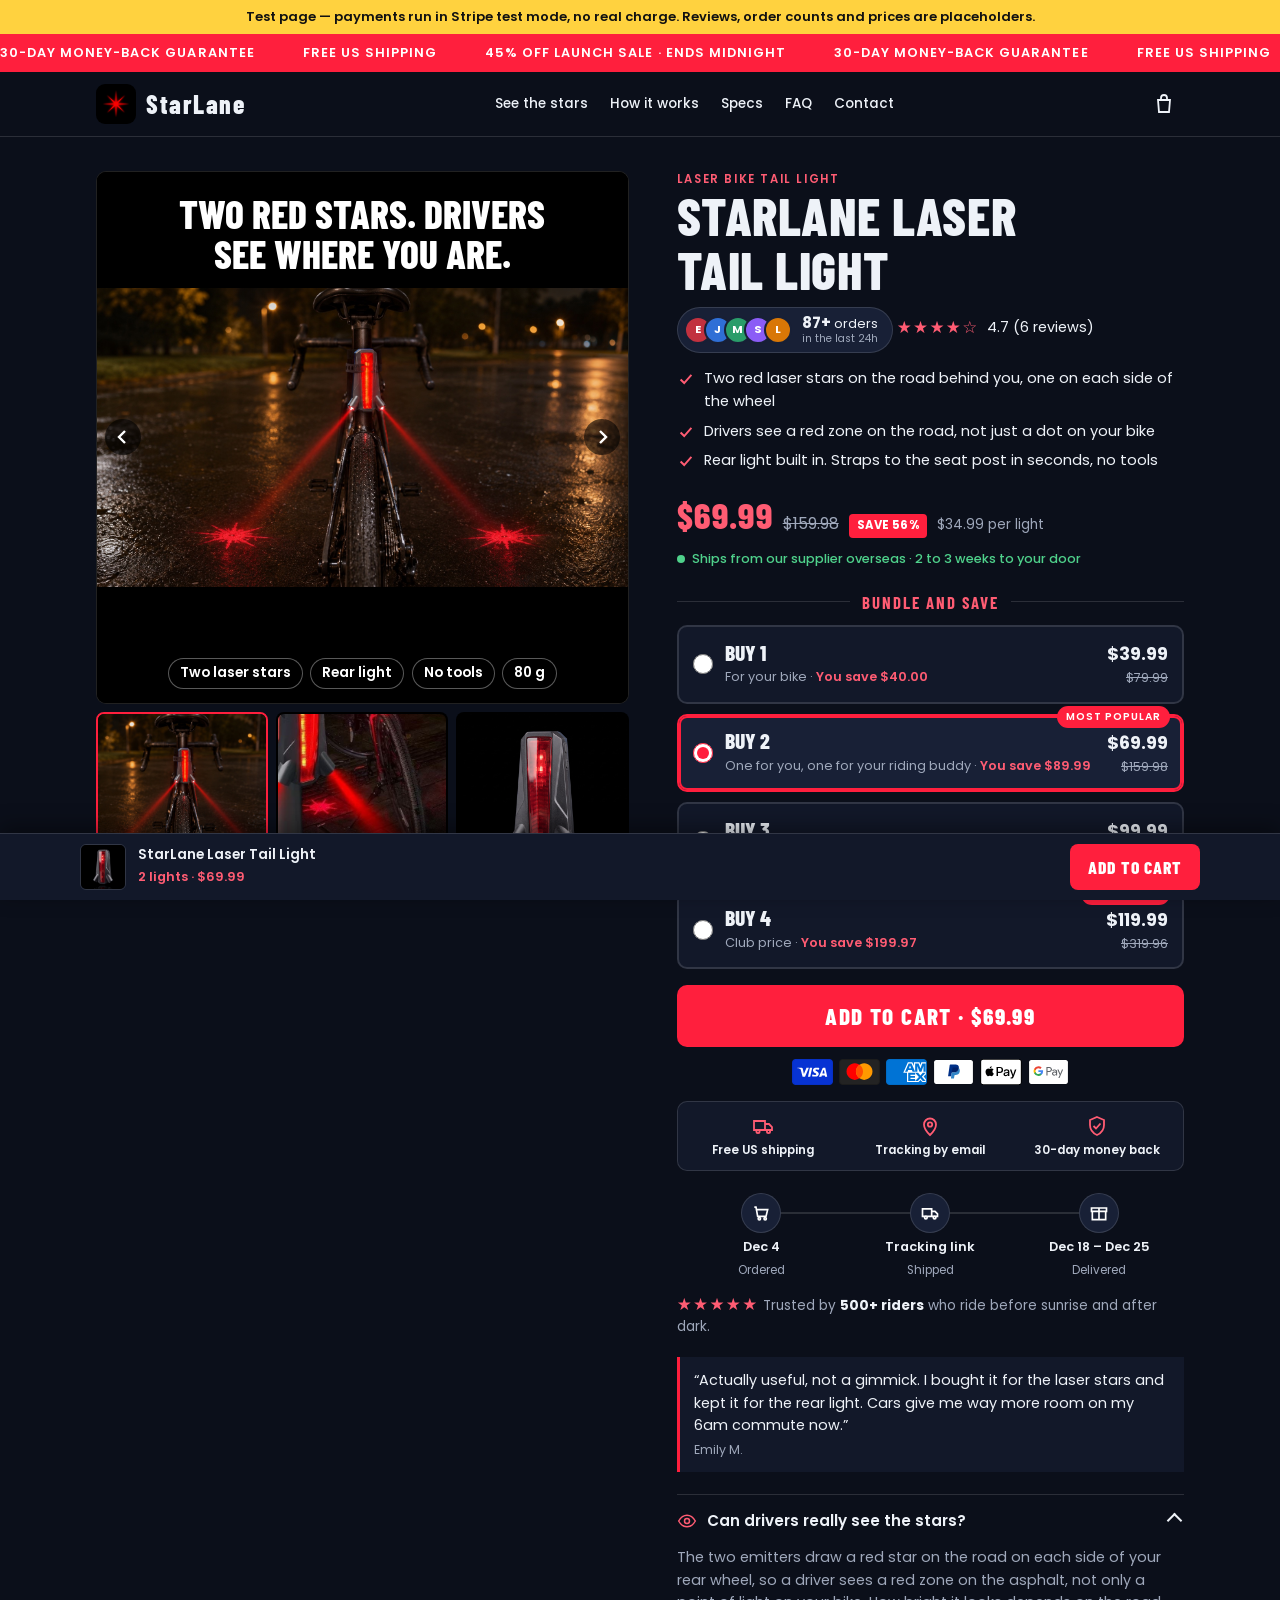
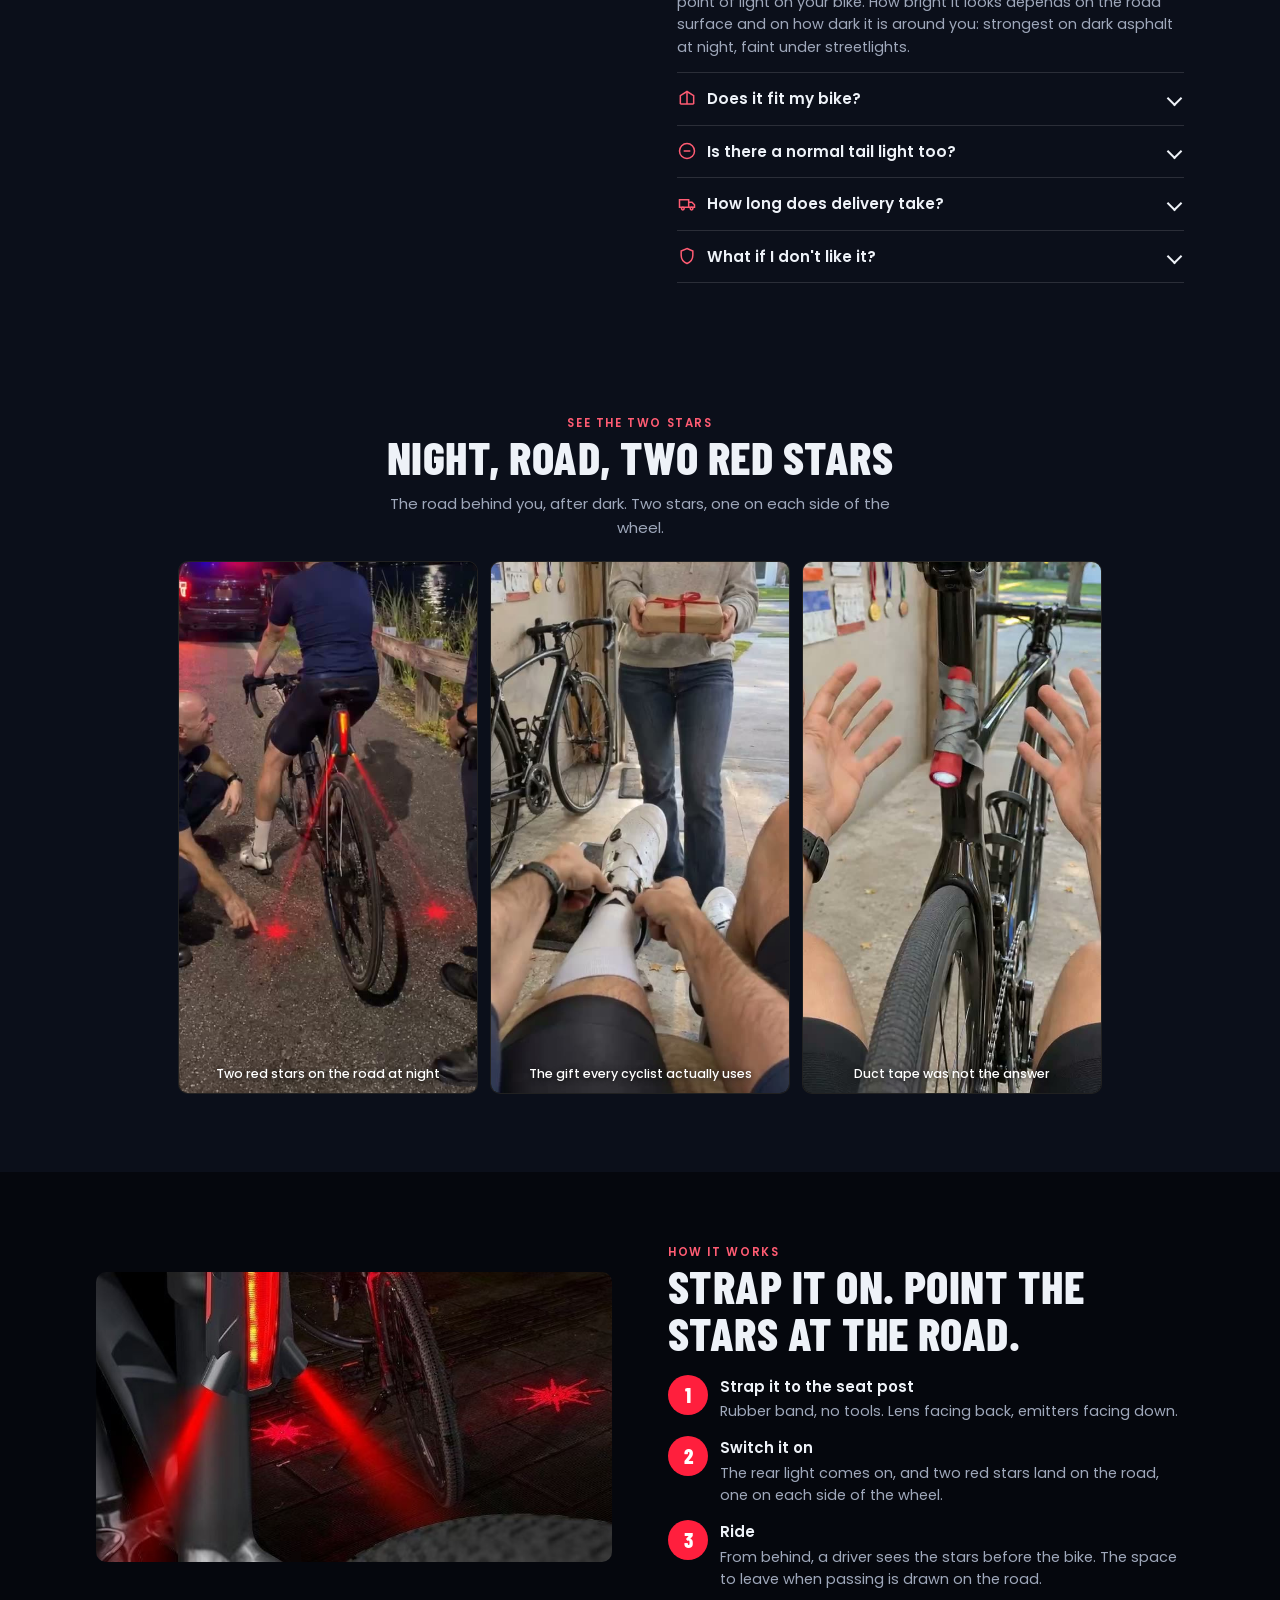
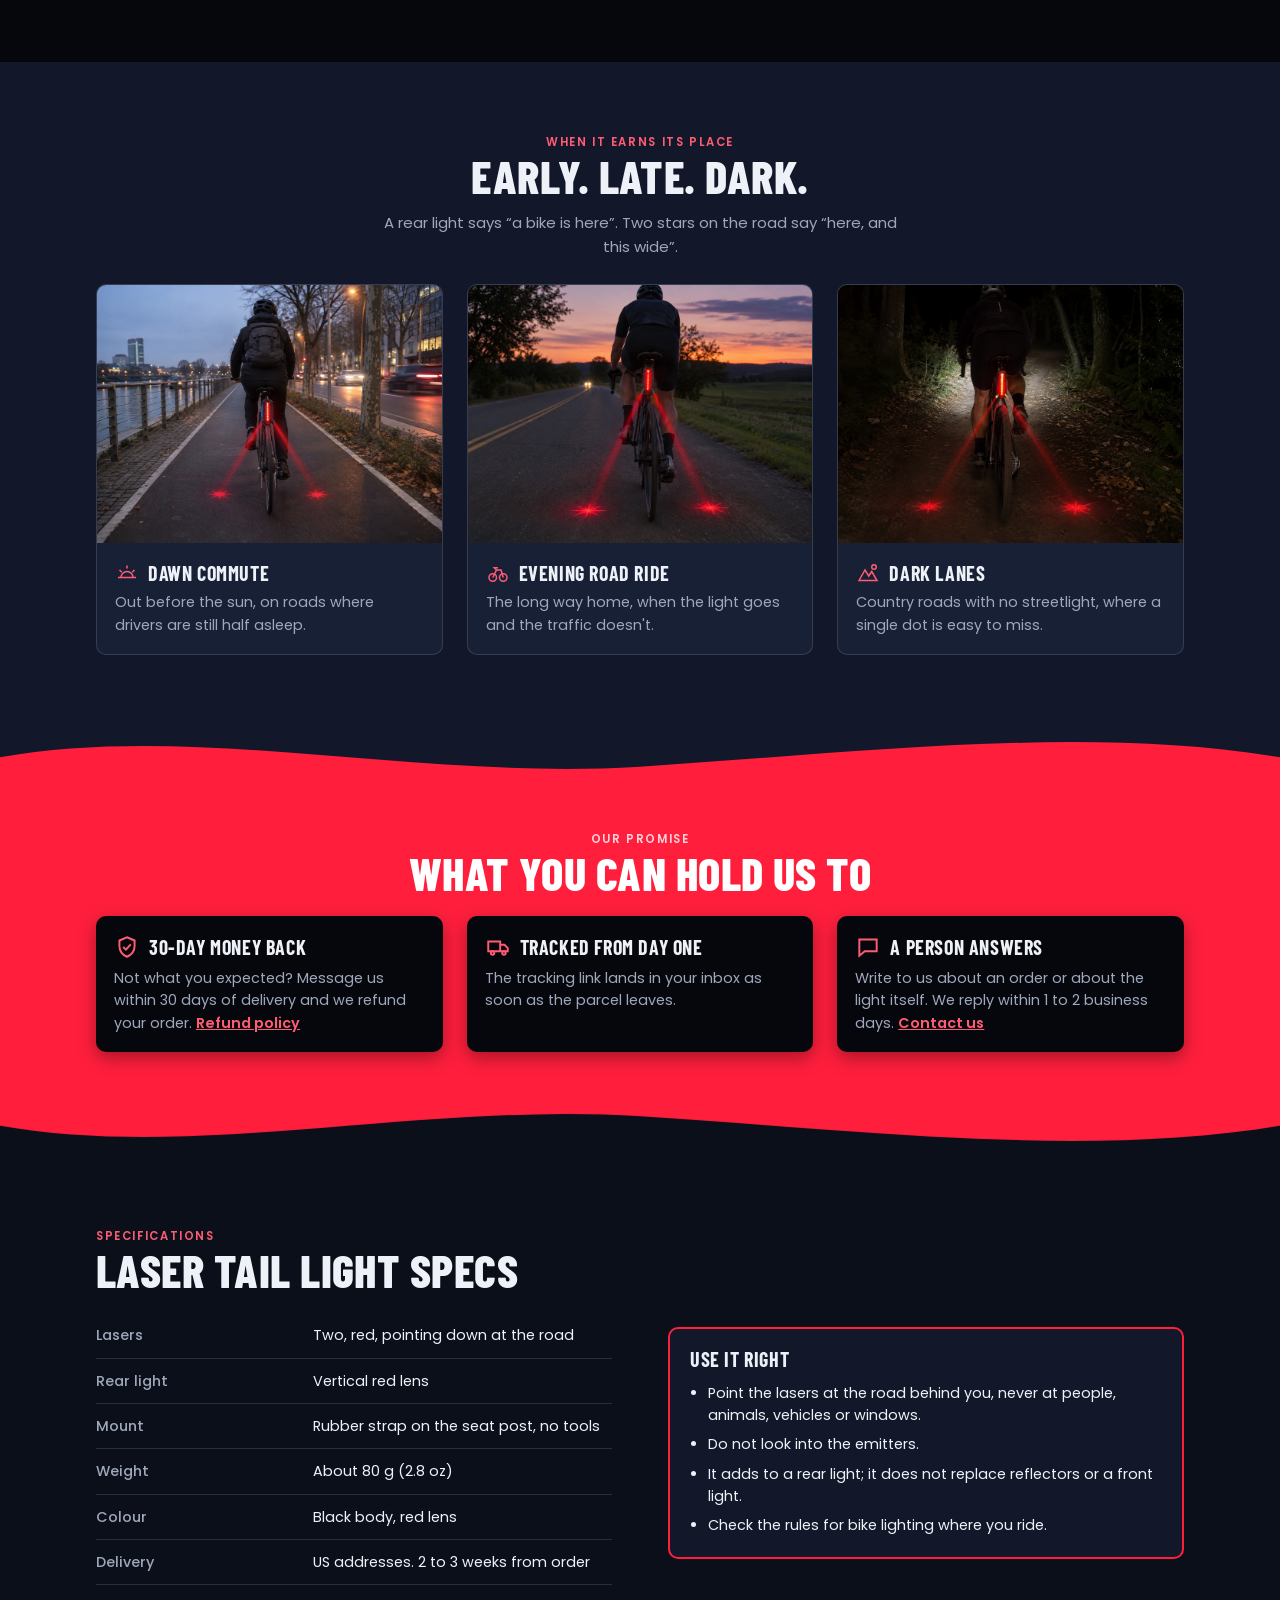
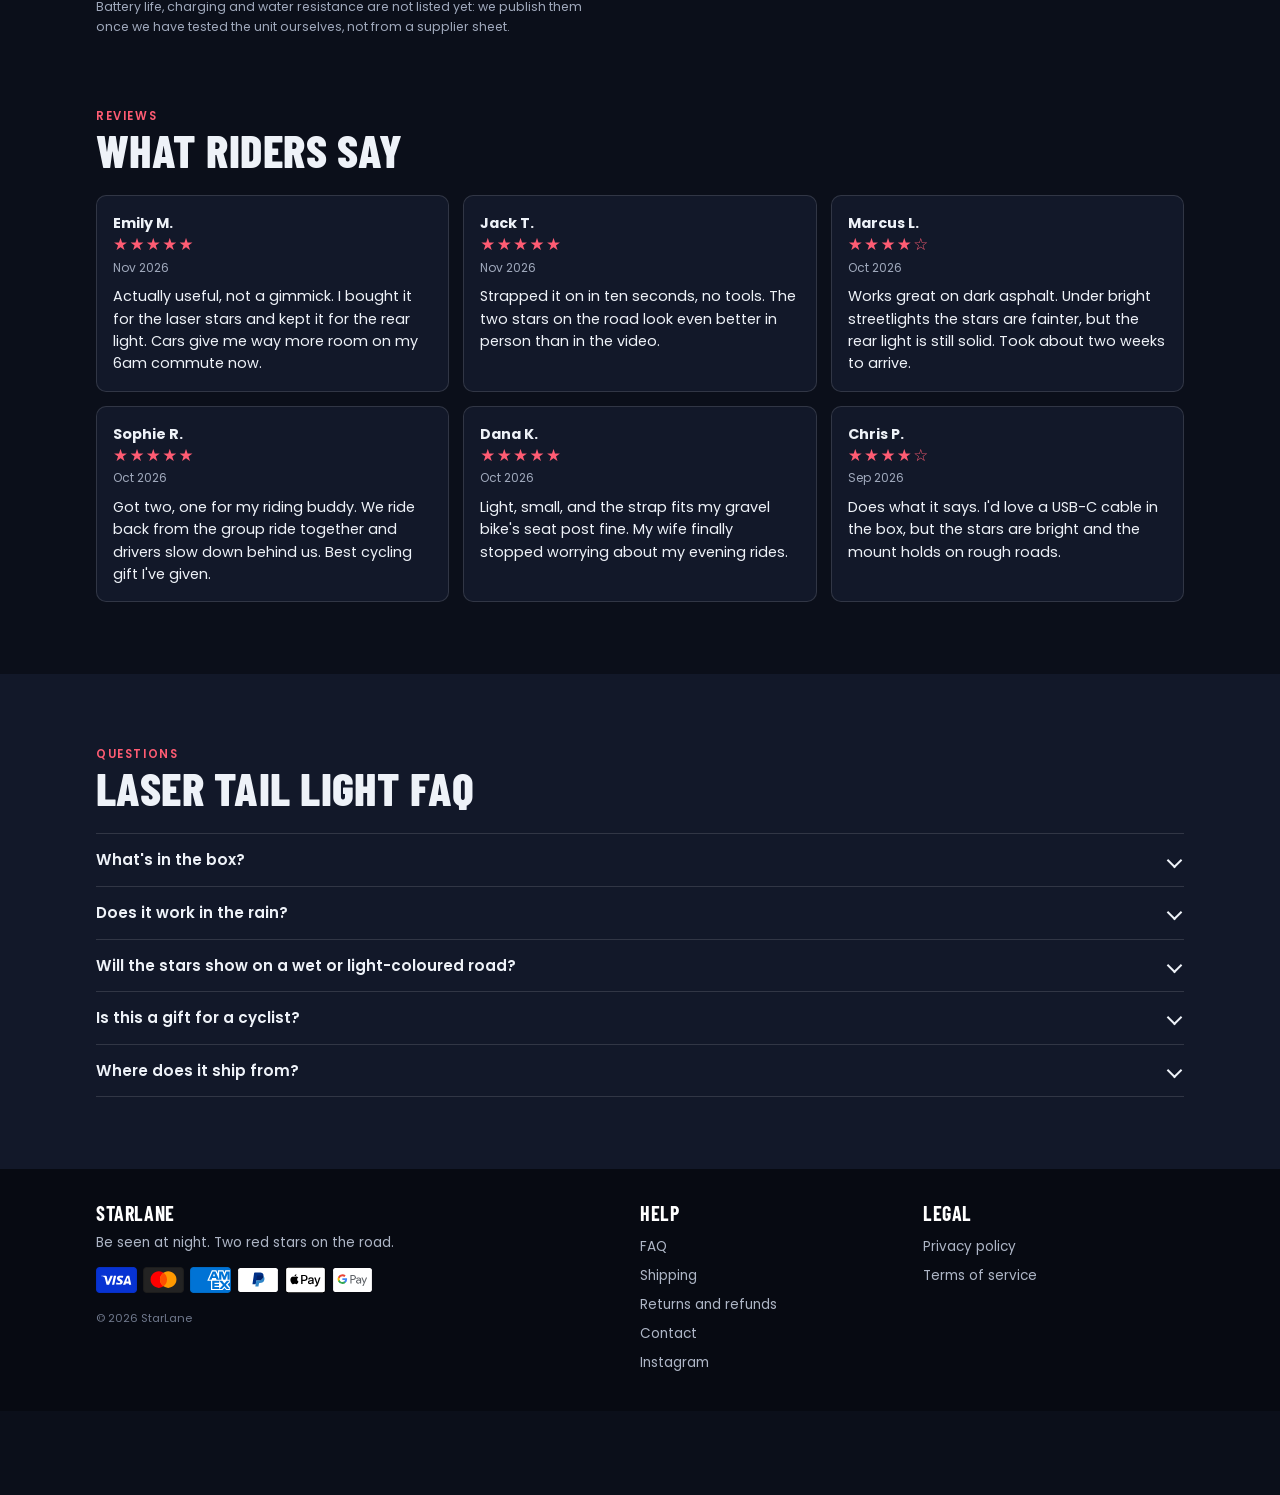
<file: index.html>
<!doctype html>
<html lang="en">
<head>
<meta charset="utf-8">
<meta name="viewport" content="width=device-width,initial-scale=1,viewport-fit=cover">
<title>Laser Bike Tail Light: Two Red Stars on the Road | StarLane</title>
<meta name="description" content="StarLane laser bike tail light. Two red laser stars projected on the road behind you, plus a rear light. Straps to any seat post, no tools. Ships to the US.">
<meta name="robots" content="noindex,nofollow">
<meta name="theme-color" content="#0b0f1a">
<meta property="og:site_name" content="StarLane">
<meta property="og:type" content="website">
<meta property="og:locale" content="en_US">
<meta property="og:title" content="StarLane Laser Tail Light">
<meta property="og:description" content="Two red laser stars on the road, so drivers spot you from far away.">
<meta property="og:image" content="img/og.jpg">
<meta property="og:image:width" content="1200">
<meta property="og:image:height" content="630">
<meta property="og:image:alt" content="StarLane laser tail light at night with two red laser stars on the wet road">
<meta name="twitter:card" content="summary_large_image">
<!--seo:domaine--><!--/seo:domaine-->
<link rel="icon" href="img/icon-180.png">
<link rel="apple-touch-icon" href="img/icon-180.png">
<link rel="preload" as="image" href="img/hero.jpg" fetchpriority="high">
<link rel="preconnect" href="https://fonts.googleapis.com"><link rel="preconnect" href="https://fonts.gstatic.com" crossorigin>
<link rel="stylesheet" href="https://fonts.googleapis.com/css2?family=Barlow+Condensed:wght@600;700;800&family=Poppins:wght@400;500;600;700&display=swap">
<script type="application/ld+json" id="ld-product">
{"@context":"https://schema.org","@type":"Product",
 "name":"StarLane Laser Tail Light",
 "description":"Bicycle rear light with two red laser emitters that project two red stars on the road behind the bike. Straps to the seat post with a rubber band, no tools. About 80 g.",
 "image":["img/hero.jpg","img/mounted.jpg","img/produit.jpg"],
 "brand":{"@type":"Brand","name":"StarLane"},
 "category":"Bicycle lights"}
</script>
<style>body{margin:0}img{max-width:100%}[hidden]{display:none!important}
/* Layout: one-product page (phone = single column in buying order; desktop = sticky gallery left,
   offer right, then full-width bands). Night look: the product only exists in the dark. */
:root{
  --bg:#0b0f1a; --paper:#121829; --paper-2:#182036; --ink:#eef2f8; --muted:#9fa8bb; --line:rgba(255,255,255,.13);
  --laser:#ff1f3d; --laser-deep:#ff5c73; --laser-dim:#3a1420; --ok:#4fd18b; --night:#05070d; --foot:#070a12;
  --display:"Barlow Condensed","Arial Narrow",Impact,sans-serif; --body:"Poppins",system-ui,-apple-system,"Segoe UI",sans-serif;
  --r:10px;
}
*{box-sizing:border-box}
body{background:var(--bg);color:var(--ink);font-family:var(--body);font-size:15px;line-height:1.55;-webkit-font-smoothing:antialiased;padding-bottom:84px}
h1,h2,h3{font-family:var(--display);text-transform:uppercase;letter-spacing:.01em;line-height:1.02;margin:0;text-wrap:balance}
h1{font-size:2.5rem;font-weight:800}
h2{font-size:2.1rem;font-weight:800}
h3{font-size:1.25rem;font-weight:700;letter-spacing:.03em}
p{margin:0}
a{color:inherit}
button{font-family:inherit}
:focus-visible{outline:3px solid var(--laser-deep);outline-offset:2px}
.wrap{max-width:1120px;margin:0 auto;padding-left:max(16px,env(safe-area-inset-left,0px));padding-right:max(16px,env(safe-area-inset-right,0px))}
.eyebrow{font-size:.72rem;font-weight:600;letter-spacing:.14em;text-transform:uppercase;color:var(--laser-deep)}
.center{text-align:center}.center .lead{margin-inline:auto}

/* marquee */
.ticker{background:var(--laser);color:#fff;overflow:hidden;font-weight:600;font-size:.8rem;letter-spacing:.08em;text-transform:uppercase}
.ticker__track{display:flex;gap:48px;width:max-content;padding-block:9px;animation:slide 28s linear infinite}
.ticker__track span{white-space:nowrap}
@keyframes slide{to{transform:translateX(-50%)}}
@media (prefers-reduced-motion:reduce){.ticker__track{animation:none}}

/* header */
.top{border-bottom:1px solid var(--line);background:var(--bg)}
.top .wrap{display:flex;align-items:center;justify-content:space-between;gap:12px;padding-block:12px}
.logo{display:flex;align-items:center;gap:10px;text-decoration:none;font-family:var(--display);font-weight:800;font-size:1.6rem;letter-spacing:.06em}
.logo img{width:40px;height:40px;border-radius:9px;display:block}
.nav{display:none;gap:22px;font-size:.85rem;font-weight:500}
.nav a{text-decoration:none}
.nav a:hover{color:var(--laser-deep)}
.iconbtn{background:none;border:0;padding:8px;cursor:pointer;color:var(--ink);position:relative}
.iconbtn svg{width:24px;height:24px;display:block}

/* product */
.product{display:grid;gap:22px;padding-block:18px 34px}
.gallery__main{position:relative;aspect-ratio:1/1;max-width:100%;border-radius:var(--r);overflow:hidden;background:#000;border:1px solid var(--line);container-type:inline-size}
.gallery__main img{width:100%;height:100%;object-fit:contain;display:block;background:#000}
.cap{position:absolute;inset:0;display:flex;flex-direction:column;justify-content:space-between;pointer-events:none;color:#fff}
.cap__head{font-family:var(--display);font-weight:800;text-transform:uppercase;line-height:1;font-size:clamp(1.25rem,7.4cqw,2.9rem);padding:4.2cqw 4cqw 9cqw;text-align:center;text-wrap:balance;background:linear-gradient(rgba(0,0,0,.72),rgba(0,0,0,0));text-shadow:0 2px 10px rgba(0,0,0,.7)}
.cap__pts{list-style:none;margin:0;padding:9cqw 3cqw 2.6cqw;display:flex;flex-wrap:wrap;justify-content:center;gap:1.4cqw;background:linear-gradient(rgba(0,0,0,0),rgba(0,0,0,.76))}
.cap__pts li{font-size:clamp(.62rem,2.9cqw,.86rem);font-weight:600;line-height:1.2;padding:.45em .8em;border-radius:20px;background:rgba(0,0,0,.55);border:1px solid rgba(255,255,255,.35);white-space:nowrap}
.ai{position:absolute;top:10px;right:10px;font-size:.62rem;font-weight:600;letter-spacing:.08em;text-transform:uppercase;background:rgba(0,0,0,.65);color:#fff;padding:4px 8px;border-radius:20px;border:1px solid rgba(255,255,255,.3)}
.gnav{position:absolute;top:50%;transform:translateY(-50%);width:36px;height:36px;border-radius:50%;border:0;background:rgba(0,0,0,.6);color:#fff;cursor:pointer;display:grid;place-items:center;padding:0}
.gnav svg{width:16px;height:16px}
.gnav--p{left:8px}.gnav--n{right:8px}
.thumbs{display:grid;grid-template-columns:repeat(3,1fr);gap:8px;margin-top:8px}
.thumbs button{padding:0;border:2px solid transparent;border-radius:8px;overflow:hidden;background:#000;cursor:pointer;aspect-ratio:1/1}
.thumbs button[aria-pressed="true"]{border-color:var(--laser)}
.thumbs img{width:100%;height:100%;object-fit:cover;display:block}
.rating{display:inline-flex;align-items:center;gap:8px;margin-top:8px;font-size:.9rem;text-decoration:none}
.stars{color:var(--laser-deep);letter-spacing:.08em;font-size:1.05rem;line-height:1}
.checks{list-style:none;padding:0;margin:14px 0 0;display:grid;gap:7px;font-size:.92rem}
.checks li{display:flex;gap:9px;align-items:flex-start}
.checks svg{flex:none;width:18px;height:18px;margin-top:3px;color:var(--laser-deep)}
.price{display:flex;align-items:baseline;flex-wrap:wrap;gap:6px 10px;margin-top:16px}
.price b{font-family:var(--display);font-size:2.2rem;font-weight:800;color:var(--laser-deep);font-variant-numeric:tabular-nums}
.price s{font-size:1rem;color:var(--muted);font-variant-numeric:tabular-nums}
.price span{font-size:.85rem;color:var(--muted)}
.soon{margin-top:14px;font-family:var(--display);font-size:1.3rem;font-weight:700;letter-spacing:.04em;text-transform:uppercase;color:var(--laser-deep)}
.stock{display:inline-flex;align-items:center;gap:7px;font-size:.8rem;font-weight:500;color:var(--ok);margin-top:6px}
.stock i{width:8px;height:8px;border-radius:50%;background:var(--ok)}

.bundles{border:0;padding:0;margin:20px 0 0;display:grid;gap:10px}
.bundles legend{font-family:var(--display);font-weight:700;font-size:1.05rem;letter-spacing:.12em;text-transform:uppercase;padding:0;margin-bottom:10px;display:flex;align-items:center;gap:12px;width:100%;color:var(--laser-deep)}
.bundles legend::before,.bundles legend::after{content:"";flex:1;height:1px;background:var(--line)}
.bundle{position:relative;display:grid;grid-template-columns:auto 1fr auto;align-items:center;gap:12px;padding:14px;border:2px solid var(--line);border-radius:var(--r);background:var(--paper);cursor:pointer}
.bundle:has(input:checked){border-color:var(--laser);box-shadow:0 0 0 2px var(--laser) inset;background:var(--paper-2)}
.bundle input{width:20px;height:20px;accent-color:var(--laser);margin:0}
.bundle__name{font-family:var(--display);font-weight:800;font-size:1.35rem;text-transform:uppercase;line-height:1;display:flex;align-items:center;flex-wrap:wrap;gap:6px}
.bundle__sub{font-size:.8rem;color:var(--muted);display:block;margin-top:4px}
.bundle__sub b{color:var(--laser-deep);font-weight:600}
.bundle__price{text-align:right;font-variant-numeric:tabular-nums}
.bundle__price b{font-size:1.1rem;font-weight:700;display:block}
.bundle__price s{font-size:.78rem;color:var(--muted);display:block}
.bundle__price small{font-size:.72rem;color:var(--muted)}
.tag{position:absolute;top:-10px;right:12px;background:var(--laser);color:#fff;font-size:.65rem;font-weight:600;letter-spacing:.1em;text-transform:uppercase;padding:3px 9px;border-radius:20px}
.save{display:inline-block;font-style:normal;background:var(--laser);color:#fff;font-family:var(--body);font-size:.72rem;font-weight:700;letter-spacing:.04em;padding:3px 8px;border-radius:4px;text-transform:uppercase}

.atc{width:100%;margin-top:16px;background:var(--laser);color:#fff;border:0;border-radius:var(--r);padding:17px 16px;font-family:var(--display);font-weight:800;font-size:1.45rem;letter-spacing:.06em;text-transform:uppercase;cursor:pointer;transition:transform .08s,background .15s}
.atc:hover{background:#ff3b55}
.atc:active{transform:translateY(1px)}
.notice{margin-top:10px;padding:10px 12px;border-radius:8px;background:var(--laser-dim);font-size:.82rem;border:1px solid var(--laser)}
.pay{display:flex;flex-wrap:wrap;gap:6px;justify-content:center;margin-top:12px}
.pay img{height:26px;width:auto;display:block;border-radius:3px}
.trust{list-style:none;margin:16px 0 0;padding:12px 6px;display:grid;grid-template-columns:repeat(3,1fr);gap:8px;text-align:center;font-size:.74rem;font-weight:600;line-height:1.25;border:1px solid var(--line);border-radius:var(--r);background:var(--paper)}
.trust li{display:grid;justify-items:center;gap:5px}
.trust svg{width:24px;height:24px;color:var(--laser-deep)}

.timeline{display:grid;grid-template-columns:repeat(3,1fr);margin-top:22px;position:relative;text-align:center}
.timeline::before{content:"";position:absolute;left:16.6%;right:16.6%;top:19px;height:2px;background:var(--line)}
.timeline div{position:relative;display:grid;justify-items:center;gap:4px}
.timeline .dot{width:40px;height:40px;border-radius:50%;background:var(--paper-2);border:1px solid var(--line);color:#fff;display:grid;place-items:center}
.timeline .dot svg{width:20px;height:20px}
.timeline b{font-size:.8rem;font-weight:600;font-variant-numeric:tabular-nums}
.timeline small{font-size:.74rem;color:var(--muted)}
.proof{display:inline-flex;align-items:center;gap:10px;margin-top:10px;padding:6px 14px 6px 6px;border-radius:30px;background:var(--paper-2);border:1px solid var(--line);font-size:.8rem;line-height:1.15}
.proof b{font-size:.95rem}.proof small{color:var(--muted)}
.avs{display:flex}.avs i{width:28px;height:28px;border-radius:50%;border:2px solid var(--paper-2);margin-left:-8px;display:grid;place-items:center;font:700 .7rem/1 var(--body);font-style:normal;color:#fff;background:#c2313f}.avs i:first-child{margin-left:0}.avs i:nth-child(2){background:#2f6fd6}.avs i:nth-child(3){background:#2a9d6a}.avs i:nth-child(4){background:#8b5cf6}.avs i:nth-child(5){background:#d97706}
.riders{margin-top:16px;font-size:.85rem;color:var(--muted)}.riders b{color:var(--ink)}
.quote{margin:20px 0 0;padding:12px 14px;border-left:3px solid var(--laser);background:var(--paper);font-size:.9rem}
.quote footer{margin-top:4px;font-size:.78rem;color:var(--muted)}

.acc{margin-top:22px;border-top:1px solid var(--line)}
.acc details{border-bottom:1px solid var(--line)}
.acc summary{list-style:none;cursor:pointer;display:flex;align-items:center;gap:10px;padding:14px 0;font-weight:600;font-size:.95rem}
.acc summary::-webkit-details-marker{display:none}
.acc summary svg{flex:none;width:20px;height:20px;color:var(--laser-deep)}
.acc summary::after{content:"";width:9px;height:9px;border-right:2px solid var(--ink);border-bottom:2px solid var(--ink);transform:rotate(45deg);transition:transform .15s;flex:none;margin:0 4px 0 auto}
.acc details[open] summary::after{transform:rotate(-135deg)}
.acc p{padding:0 0 14px;color:var(--muted);font-size:.9rem;max-width:62ch}

/* bands */
.band{padding-block:44px}
.band--night{background:var(--night)}
.band--paper{background:var(--paper)}
.band--laser{background:var(--laser);color:#fff;padding-block:26px}
.band--laser .eyebrow{color:#ffd3da}
.lead{max-width:60ch;color:var(--muted);margin-top:12px}
.band--laser .lead{color:#ffe3e8}
.wave{display:block;width:100%;height:46px;fill:var(--laser)}
.wave--flip{transform:scaleY(-1)}

.split{display:grid;gap:22px;align-items:center}
.split img{width:100%;height:auto;border-radius:var(--r);display:block;aspect-ratio:16/9;object-fit:cover}
.steps{list-style:none;margin:18px 0 0;padding:0;display:grid;gap:14px;counter-reset:s}
.steps li{display:grid;grid-template-columns:40px 1fr;grid-template-rows:auto auto;column-gap:12px;row-gap:2px;align-items:start}
.steps li::before{grid-row:1/3}
.steps b,.steps span{grid-column:2}
.steps li::before{counter-increment:s;content:counter(s);width:40px;height:40px;border-radius:50%;background:var(--laser);color:#fff;font-family:var(--display);font-weight:800;font-size:1.3rem;display:grid;place-items:center}
.steps b{display:block;font-weight:600}
.steps span{color:var(--muted);font-size:.9rem}
.uses{display:grid;gap:16px;margin-top:26px}
.use{background:var(--paper-2);border:1px solid var(--line);border-radius:var(--r);text-align:left;overflow:hidden}
.use img{width:100%;height:auto;aspect-ratio:4/3;object-fit:cover;display:block}
.use__txt{padding:18px}
.use h3{display:flex;align-items:center;gap:9px}
.use h3 svg{flex:none;width:24px;height:24px;color:var(--laser-deep)}
.use p{color:var(--muted);font-size:.9rem;margin-top:6px}

.promises{display:grid;gap:14px;margin-top:20px}
.promise{text-align:left;background:var(--night);color:var(--ink);border-radius:var(--r);padding:18px;box-shadow:0 6px 18px rgba(0,0,0,.35)}
.promise h3{display:flex;align-items:center;gap:9px}
.promise h3 svg{flex:none;width:26px;height:26px;color:var(--laser-deep)}
.promise p{font-size:.9rem;color:var(--muted);margin-top:7px}
.promise a{font-weight:600;color:var(--laser-deep)}

.specs{width:100%;border-collapse:collapse;margin-top:20px;font-size:.9rem}
.specs th,.specs td{text-align:left;padding:11px 0;border-bottom:1px solid var(--line);vertical-align:top}
.specs th{font-weight:500;color:var(--muted);width:42%}
.fine{font-size:.78rem;color:var(--muted);margin-top:12px;max-width:66ch}
.safety{border:2px solid var(--laser);border-radius:var(--r);padding:20px;margin-top:22px;background:var(--paper)}
.safety ul{margin:12px 0 0;padding-left:18px;display:grid;gap:7px;font-size:.9rem}

.revs{display:grid;gap:14px;margin-top:22px}
.rev{border:1px solid var(--line);border-radius:var(--r);background:var(--paper);padding:16px;font-size:.9rem}
.rev b{display:block}
.rev small{color:var(--muted);display:block;margin:2px 0 8px}

.foot{background:var(--foot);color:#aeb6c6;font-size:.85rem}
.foot .wrap{padding-block:34px;display:grid;gap:22px}
.foot a{text-decoration:none;display:block;padding:4px 0}
.foot a:hover{color:#fff}
.foot h3{color:#fff;margin-bottom:8px}
.foot small{color:#6f788c}
.foot .pay{justify-content:flex-start;margin-top:14px}

.sticky{position:fixed;left:0;right:0;bottom:0;background:var(--paper);border-top:1px solid var(--line);box-shadow:0 -6px 20px rgba(0,0,0,.4);z-index:20;transform:translateY(110%);visibility:hidden;transition:transform .2s;padding:10px max(16px,env(safe-area-inset-right,0px)) calc(10px + env(safe-area-inset-bottom,0px)) max(16px,env(safe-area-inset-left,0px))}
.sticky.is-on{transform:none;visibility:visible}
.sticky__in{max-width:1120px;margin:0 auto;display:flex;align-items:center;gap:12px}
.sticky img{width:46px;height:46px;border-radius:6px;border:1px solid var(--line);object-fit:cover;flex:none}
.sticky__txt{flex:1;min-width:0}
.sticky b{display:block;font-size:.85rem;font-weight:600;line-height:1.2}
.sticky span{font-size:.8rem;color:var(--laser-deep);font-weight:600;font-variant-numeric:tabular-nums}
.sticky button{background:var(--laser);color:#fff;border:0;border-radius:8px;padding:12px 18px;font-family:var(--display);font-weight:800;font-size:1.1rem;letter-spacing:.05em;text-transform:uppercase;cursor:pointer;white-space:nowrap}
@media (prefers-reduced-motion:reduce){.sticky{transition:none}}

.vids{display:grid;grid-auto-flow:column;grid-auto-columns:minmax(210px,1fr);gap:12px;overflow-x:auto;scroll-snap-type:x mandatory;margin-top:22px;padding-bottom:6px}
.vid{position:relative;aspect-ratio:9/16;border-radius:var(--r);overflow:hidden;background:#000;scroll-snap-align:start;border:1px solid var(--line)}
.vid video{width:100%;height:100%;object-fit:cover;display:block}
.vid .ai{top:10px;left:10px;right:auto}
.vid figcaption{position:absolute;left:10px;right:10px;bottom:10px;font-size:.78rem;font-weight:500;color:#fff;text-shadow:0 1px 6px rgba(0,0,0,.8)}
@media (min-width:860px){
  .vids{grid-auto-columns:minmax(0,300px);justify-content:center}
  h1{font-size:3.3rem} h2{font-size:2.9rem}
  .nav{display:flex}
  .product{grid-template-columns:minmax(0,1.05fr) minmax(0,1fr);gap:48px;padding-block:34px 60px;align-items:start}
  .gallery{position:sticky;top:20px}
  .band{padding-block:72px}
  .band--laser{padding-block:34px}
  .wave{height:70px}
  .split{grid-template-columns:1fr 1fr;gap:56px}
  .uses,.promises{grid-template-columns:repeat(3,1fr);gap:24px}
  .revs{grid-template-columns:repeat(3,1fr)}
  .foot .wrap{grid-template-columns:2fr 1fr 1fr}
}
</style>
</head>
<body>
<div style="background:#ffd23f;color:#111;font:600 13px/1.4 Poppins,system-ui,sans-serif;text-align:center;padding:8px 12px">Test page — payments run in Stripe test mode, no real charge. Reviews, order counts and prices are placeholders.</div>
<div class="ticker" aria-hidden="true"><div class="ticker__track">
  <span>30-day money-back guarantee</span><span>Free US shipping</span><span>45% off launch sale · ends midnight</span>
  <span>30-day money-back guarantee</span><span>Free US shipping</span><span>45% off launch sale · ends midnight</span>
  <span>30-day money-back guarantee</span><span>Free US shipping</span><span>45% off launch sale · ends midnight</span>
  <span>30-day money-back guarantee</span><span>Free US shipping</span><span>45% off launch sale · ends midnight</span>
</div></div>

<header class="top"><div class="wrap">
  <a class="logo" href="#top" aria-label="StarLane home"><img src="img/icon-180.png" width="40" height="40" alt="">StarLane</a>
  <nav class="nav" aria-label="Main"><a href="#videos">See the stars</a><a href="#how">How it works</a><a href="#specs">Specs</a><a href="#faq">FAQ</a><a href="contact.html">Contact</a></nav>
  <a class="iconbtn" href="#top" aria-label="Go to the offer"><svg viewBox="0 0 24 24" fill="none" stroke="currentColor" stroke-width="1.8"><path d="M6 8h12l-1 12H7L6 8z"/><path d="M9 8V6a3 3 0 0 1 6 0v2"/></svg></a>
</div></header>

<main id="top">
<div class="wrap product">
  <div class="gallery">
    <div class="gallery__main">
      <img id="mainImg" src="img/hero.jpg" width="1640" height="923" fetchpriority="high" alt="StarLane laser tail light on the seat post at night, two red laser stars projected on the wet asphalt on each side of the rear wheel">
      <div class="cap" id="cap">
        <p class="cap__head" id="capHead">Two red stars. Drivers see where you are.</p>
        <ul class="cap__pts" id="capPts"><li>Two laser stars</li><li>Rear light</li><li>No tools</li><li>80 g</li></ul>
      </div>
            <button class="gnav gnav--p" type="button" id="gPrev" aria-label="Previous photo"><svg viewBox="0 0 16 16" fill="none" stroke="currentColor" stroke-width="2.4"><path d="M10 2L4 8l6 6"/></svg></button>
      <button class="gnav gnav--n" type="button" id="gNext" aria-label="Next photo"><svg viewBox="0 0 16 16" fill="none" stroke="currentColor" stroke-width="2.4"><path d="M6 2l6 6-6 6"/></svg></button>
    </div>
    <div class="thumbs" id="thumbs">
      <button type="button" aria-pressed="true" data-src="img/hero.jpg" data-head="Two red stars. Drivers see where you are." data-pts="Two laser stars|Rear light|No tools|80 g"><img src="img/hero.jpg" width="1640" height="923" alt="StarLane light on the seat post at night with two red laser stars on the wet road"></button>
      <button type="button" aria-pressed="false" data-src="img/mounted.jpg" data-head="On the seat post. Stars on each side of the wheel." data-pts="Rubber strap|Any seat post|Lasers point down"><img src="img/mounted.jpg" width="800" height="440" loading="lazy" alt="The light mounted under the saddle, lit, projecting a red star on each side of the rear wheel"></button>
      <button type="button" aria-pressed="false" data-src="img/produit.jpg" data-head="Red lens. Two emitters underneath." data-pts="Rear light|Two laser emitters|About 80 g"><img src="img/produit.jpg" width="1200" height="1200" loading="lazy" alt="StarLane laser tail light, studio packshot on black: vertical red lens, two emitters underneath"></button>
    </div>
  </div>

  <div class="offer">
    <p class="eyebrow">Laser bike tail light</p>
    <h1>StarLane Laser Tail Light</h1>
    <div class="proof" id="proof" hidden><span class="avs" aria-hidden="true"><i>E</i><i>J</i><i>M</i><i>S</i><i>L</i></span><span><b id="proofN"></b> orders<br><small>in the last 24h</small></span></div>
    <a class="rating" id="rating" href="#reviews" hidden></a>
    <ul class="checks">
      <li><svg viewBox="0 0 20 20" fill="none" stroke="currentColor" stroke-width="2.2"><path d="M4 10.5l4 4 8-9"/></svg>Two red laser stars on the road behind you, one on each side of the wheel</li>
      <li><svg viewBox="0 0 20 20" fill="none" stroke="currentColor" stroke-width="2.2"><path d="M4 10.5l4 4 8-9"/></svg>Drivers see a red zone on the road, not just a dot on your bike</li>
      <li><svg viewBox="0 0 20 20" fill="none" stroke="currentColor" stroke-width="2.2"><path d="M4 10.5l4 4 8-9"/></svg>Rear light built in. Straps to the seat post in seconds, no tools</li>
    </ul>
    <div class="price" id="priceBox" hidden><b id="priceNow"></b><s id="priceWas" hidden></s><em class="save" id="priceSave" hidden></em><span id="priceEach"></span></div>
    <p class="soon" id="soon">Price announced when orders open</p>
    <div class="stock"><i></i>Ships from our supplier overseas · 2 to 3 weeks to your door</div>

    <fieldset class="bundles">
      <legend>Bundle and save</legend>
      <label class="bundle"><input type="radio" name="kit" value="1"><span><span class="bundle__name">Buy 1</span><span class="bundle__sub" id="s1">For your bike</span></span><span class="bundle__price"><b id="p1"></b><s id="w1"></s></span></label>
      <label class="bundle"><span class="tag">Most popular</span><input type="radio" name="kit" value="2" checked><span><span class="bundle__name">Buy 2</span><span class="bundle__sub" id="s2">One for you, one for your riding buddy</span></span><span class="bundle__price"><b id="p2"></b><s id="w2"></s></span></label>
      <label class="bundle"><input type="radio" name="kit" value="3"><span><span class="bundle__name">Buy 3</span><span class="bundle__sub" id="s3">The whole group ride</span></span><span class="bundle__price"><b id="p3"></b><s id="w3"></s></span></label>
      <label class="bundle"><span class="tag">Best value</span><input type="radio" name="kit" value="4"><span><span class="bundle__name">Buy 4</span><span class="bundle__sub" id="s4">Club price</span></span><span class="bundle__price"><b id="p4"></b><s id="w4"></s></span></label>
    </fieldset>

    <button class="atc" type="button" id="atc">Add to cart</button>
    <div class="notice" id="notice" role="status" hidden></div>
    <div class="pay" aria-label="Accepted payment methods"><img src="img/pay/visa.svg" alt="Visa" width="41" height="26" loading="lazy"><img src="img/pay/mastercard.svg" alt="Mastercard" width="41" height="26" loading="lazy"><img src="img/pay/amex.svg" alt="American Express" width="41" height="26" loading="lazy"><img src="img/pay/paypal.svg" alt="PayPal" width="41" height="26" loading="lazy"><img src="img/pay/applepay.svg" alt="Apple Pay" width="41" height="26" loading="lazy"><img src="img/pay/googlepay.svg" alt="Google Pay" width="41" height="26" loading="lazy"></div>

    <ul class="trust">
      <li><svg viewBox="0 0 24 24" fill="none" stroke="currentColor" stroke-width="1.8"><path d="M3 7h11v9H3zM14 10h4l3 3v3h-7z"/><circle cx="7" cy="17.5" r="1.6"/><circle cx="17.5" cy="17.5" r="1.6"/></svg>Free US shipping</li>
      <li><svg viewBox="0 0 24 24" fill="none" stroke="currentColor" stroke-width="1.8"><path d="M12 21s-6-5.600-6-10.500a6 6 0 0 1 12 0C18 15.400 12 21 12 21z"/><circle cx="12" cy="10.500" r="2.200"/></svg>Tracking by email</li>
      <li><svg viewBox="0 0 24 24" fill="none" stroke="currentColor" stroke-width="1.8"><path d="M12 3l7 3v5c0 4.5-3 8.2-7 10-4-1.800-7-5.500-7-10V6z"/><path d="M8.500 12l2.500 2.500 4.500-5"/></svg>30-day money back</li>
    </ul>

    <div class="timeline" aria-label="Estimated delivery">
      <div><span class="dot"><svg viewBox="0 0 24 24" fill="none" stroke="currentColor" stroke-width="2"><path d="M4 5h2l2 11h10l2-8H7"/><circle cx="10" cy="19" r="1.4"/><circle cx="17" cy="19" r="1.4"/></svg></span><b id="d0">Today</b><small>Ordered</small></div>
      <div><span class="dot"><svg viewBox="0 0 24 24" fill="none" stroke="currentColor" stroke-width="2"><path d="M3 7h11v9H3zM14 10h4l3 3v3h-7z"/><circle cx="7" cy="17.5" r="1.6"/><circle cx="17.5" cy="17.5" r="1.6"/></svg></span><b>Tracking link</b><small>Shipped</small></div>
      <div><span class="dot"><svg viewBox="0 0 24 24" fill="none" stroke="currentColor" stroke-width="2"><path d="M4 10h16v10H4zM3 6h18v4H3zM12 6v14"/></svg></span><b id="d2">–</b><small>Delivered</small></div>
    </div>
    <p class="riders" id="riders" hidden></p>
    <blockquote class="quote" id="quote" hidden></blockquote>

    <div class="acc">
      <details open><summary><svg viewBox="0 0 24 24" fill="none" stroke="currentColor" stroke-width="1.8"><circle cx="12" cy="12" r="3"/><path d="M2 12s4-7 10-7 10 7 10 7-4 7-10 7S2 12 2 12z"/></svg>Can drivers really see the stars?</summary><p>The two emitters draw a red star on the road on each side of your rear wheel, so a driver sees a red zone on the asphalt, not only a point of light on your bike. How bright it looks depends on the road surface and on how dark it is around you: strongest on dark asphalt at night, faint under streetlights.</p></details>
      <details><summary><svg viewBox="0 0 24 24" fill="none" stroke="currentColor" stroke-width="1.8"><path d="M4 18V8l8-5 8 5v10"/><path d="M4 18h16M12 3v15"/></svg>Does it fit my bike?</summary><p>It straps around the seat post with a rubber band. Round or oval post, road, gravel or commuter bike: no tools, and it comes off as fast as it went on.</p></details>
      <details><summary><svg viewBox="0 0 24 24" fill="none" stroke="currentColor" stroke-width="1.8"><circle cx="12" cy="12" r="9"/><path d="M8 12h8"/></svg>Is there a normal tail light too?</summary><p>Yes. The vertical red lens is a rear light. The two laser stars are added underneath it.</p></details>
      <details><summary><svg viewBox="0 0 24 24" fill="none" stroke="currentColor" stroke-width="1.8"><path d="M3 7h11v9H3zM14 10h4l3 3v3h-7z"/><circle cx="7" cy="17.5" r="1.6"/><circle cx="17.5" cy="17.5" r="1.6"/></svg>How long does delivery take?</summary><p>2 to 3 weeks to a US address. The light ships from our partner in China, and there is no US warehouse yet. You get a tracking link by email as soon as it leaves.</p></details>
      <details><summary><svg viewBox="0 0 24 24" fill="none" stroke="currentColor" stroke-width="1.8"><path d="M12 3l7 3v5c0 4.5-3 8.2-7 10-4-1.800-7-5.500-7-10V6z"/></svg>What if I don't like it?</summary><p>Send us a message within 30 days of delivery and we refund your order.</p></details>
    </div>
  </div>
</div>

<section class="band" id="videos" hidden><div class="wrap center">
  <p class="eyebrow">See the two stars</p>
  <h2>Night, road, two red stars</h2>
  <p class="lead">The road behind you, after dark. Two stars, one on each side of the wheel.</p>
  <div class="vids" id="vids"></div>
</div></section>

<section class="band band--night" id="how"><div class="wrap split">
  <img src="img/mounted.jpg" width="800" height="440" loading="lazy" alt="The light on the seat post, lit, with a red star projected on each side of the rear wheel">
  <div>
    <p class="eyebrow">How it works</p>
    <h2>Strap it on. Point the stars at the road.</h2>
    <ol class="steps">
      <li><b>Strap it to the seat post</b><span>Rubber band, no tools. Lens facing back, emitters facing down.</span></li>
      <li><b>Switch it on</b><span>The rear light comes on, and two red stars land on the road, one on each side of the wheel.</span></li>
      <li><b>Ride</b><span>From behind, a driver sees the stars before the bike. The space to leave when passing is drawn on the road.</span></li>
    </ol>
  </div>
</div></section>

<section class="band band--paper" id="uses"><div class="wrap center">
  <p class="eyebrow">When it earns its place</p>
  <h2>Early. Late. Dark.</h2>
  <p class="lead">A rear light says “a bike is here”. Two stars on the road say “here, and this wide”.</p>
  <div class="uses">
    <div class="use"><img src="img/aube.jpg" width="900" height="675" loading="lazy" alt="Cyclist at dawn on a city bike lane, two red laser stars on the ground behind the bike"><div class="use__txt"><h3><svg viewBox="0 0 32 32" fill="none" stroke="currentColor" stroke-width="2"><path d="M4 22h24M8 22a8 8 0 0 1 16 0"/><path d="M16 6v4M6 12l3 3M26 12l-3 3"/></svg>Dawn commute</h3><p>Out before the sun, on roads where drivers are still half asleep.</p></div></div>
    <div class="use"><img src="img/crepuscule.jpg" width="900" height="675" loading="lazy" alt="Road cyclist at dusk on a country road, two red laser stars on each side of the rear wheel"><div class="use__txt"><h3><svg viewBox="0 0 32 32" fill="none" stroke="currentColor" stroke-width="2"><circle cx="9" cy="22" r="5"/><circle cx="23" cy="22" r="5"/><path d="M9 22l5-10h6l3 10M14 12l-3-3h5"/></svg>Evening road ride</h3><p>The long way home, when the light goes and the traffic doesn't.</p></div></div>
    <div class="use"><img src="img/gravel.jpg" width="900" height="675" loading="lazy" alt="Gravel cyclist at night on a dark dirt path, two red laser stars on the ground"><div class="use__txt"><h3><svg viewBox="0 0 32 32" fill="none" stroke="currentColor" stroke-width="2"><path d="M4 26l8-14 5 8 4-6 7 12z"/><circle cx="24" cy="8" r="3"/></svg>Dark lanes</h3><p>Country roads with no streetlight, where a single dot is easy to miss.</p></div></div>
  </div>
</div></section>

<div style="background:var(--paper)"><svg class="wave" viewBox="0 0 1440 60" preserveAspectRatio="none" aria-hidden="true"><path d="M0 60V26c220-30 470 20 720 8s500-36 720-8v34z"/></svg></div>
<section class="band band--laser" id="promise"><div class="wrap center">
  <p class="eyebrow">Our promise</p>
  <h2>What you can hold us to</h2>
  <div class="promises">
    <div class="promise"><h3><svg viewBox="0 0 24 24" fill="none" stroke="currentColor" stroke-width="1.8"><path d="M12 3l7 3v5c0 4.5-3 8.2-7 10-4-1.800-7-5.500-7-10V6z"/><path d="M8.500 12l2.500 2.500 4.500-5"/></svg>30-day money back</h3><p>Not what you expected? Message us within 30 days of delivery and we refund your order. <a href="refunds.html">Refund policy</a></p></div>
    <div class="promise"><h3><svg viewBox="0 0 24 24" fill="none" stroke="currentColor" stroke-width="1.8"><path d="M3 7h11v9H3zM14 10h4l3 3v3h-7z"/><circle cx="7" cy="17.5" r="1.6"/><circle cx="17.5" cy="17.5" r="1.6"/></svg>Tracked from day one</h3><p>The tracking link lands in your inbox as soon as the parcel leaves.</p></div>
    <div class="promise"><h3><svg viewBox="0 0 24 24" fill="none" stroke="currentColor" stroke-width="1.8"><path d="M4 5h16v11H9l-5 4z"/></svg>A person answers</h3><p>Write to us about an order or about the light itself. We reply within 1 to 2 business days. <a href="contact.html">Contact us</a></p></div>
  </div>
</div></section>
<svg class="wave wave--flip" viewBox="0 0 1440 60" preserveAspectRatio="none" aria-hidden="true"><path d="M0 60V26c220-30 470 20 720 8s500-36 720-8v34z"/></svg>

<section class="band" id="specs"><div class="wrap split">
  <div>
    <p class="eyebrow">Specifications</p>
    <h2>Laser tail light specs</h2>
    <table class="specs">
      <tr><th scope="row">Lasers</th><td>Two, red, pointing down at the road</td></tr>
      <tr><th scope="row">Rear light</th><td>Vertical red lens</td></tr>
      <tr><th scope="row">Mount</th><td>Rubber strap on the seat post, no tools</td></tr>
      <tr><th scope="row">Weight</th><td>About 80 g (2.8 oz)</td></tr>
      <tr><th scope="row">Colour</th><td>Black body, red lens</td></tr>
      <tr><th scope="row">Delivery</th><td>US addresses. 2 to 3 weeks from order</td></tr>
    </table>
    <p class="fine">Battery life, charging and water resistance are not listed yet: we publish them once we have tested the unit ourselves, not from a supplier sheet.</p>
  </div>
  <div class="safety">
    <h3>Use it right</h3>
    <ul>
      <li>Point the lasers at the road behind you, never at people, animals, vehicles or windows.</li>
      <li>Do not look into the emitters.</li>
      <li>It adds to a rear light; it does not replace reflectors or a front light.</li>
      <li>Check the rules for bike lighting where you ride.</li>
    </ul>
  </div>
</div></section>

<section class="band" id="reviews" hidden style="padding-top:0"><div class="wrap">
  <p class="eyebrow">Reviews</p>
  <h2>What riders say</h2>
  <div class="revs" id="revs"></div>
</div></section>

<section class="band band--paper" id="faq"><div class="wrap">
  <p class="eyebrow">Questions</p>
  <h2>Laser tail light FAQ</h2>
  <div class="acc">
    <details><summary>What's in the box?</summary><p>The StarLane light and its rubber strap. We list anything else (cable, manual) once we have opened the box ourselves.</p></details>
    <details><summary>Does it work in the rain?</summary><p>We don't claim a water-resistance rating until we have tested it. Treat it like any small bike light for now: fine in a drizzle, take it off for a pressure wash.</p></details>
    <details><summary>Will the stars show on a wet or light-coloured road?</summary><p>Red laser light shows best on dark, matte asphalt at night. On wet road the stars still show but reflect more; on light concrete or under bright streetlights they are fainter.</p></details>
    <details><summary>Is this a gift for a cyclist?</summary><p>That is how most people found us. Two lights, one for each riding buddy, is the usual way to give it.</p></details>
    <details><summary>Where does it ship from?</summary><p>From our fulfillment partner in China, to US addresses, in 2 to 3 weeks. We say it before you pay.</p></details>
  </div>
</div></section>
</main>

<footer class="foot"><div class="wrap">
  <div><h3>StarLane</h3><p>Be seen at night. Two red stars on the road.</p>
    <div class="pay" aria-label="Accepted payment methods"><img src="img/pay/visa.svg" alt="Visa" width="41" height="26" loading="lazy"><img src="img/pay/mastercard.svg" alt="Mastercard" width="41" height="26" loading="lazy"><img src="img/pay/amex.svg" alt="American Express" width="41" height="26" loading="lazy"><img src="img/pay/paypal.svg" alt="PayPal" width="41" height="26" loading="lazy"><img src="img/pay/applepay.svg" alt="Apple Pay" width="41" height="26" loading="lazy"><img src="img/pay/googlepay.svg" alt="Google Pay" width="41" height="26" loading="lazy"></div>
    <p style="margin-top:14px"><small>© 2026 StarLane</small></p></div>
  <div><h3>Help</h3><a href="#faq">FAQ</a><a href="shipping.html">Shipping</a><a href="refunds.html">Returns and refunds</a><a href="contact.html">Contact</a><a id="igLink" href="#" rel="noopener" target="_blank" hidden>Instagram</a></div>
  <div><h3>Legal</h3><a href="privacy.html">Privacy policy</a><a href="terms.html">Terms of service</a></div>
</div></footer>

<div class="sticky" id="sticky"><div class="sticky__in">
  <img src="img/produit.jpg" width="46" height="46" alt="" loading="lazy">
  <div class="sticky__txt"><b>StarLane Laser Tail Light</b><span id="stickyPrice">Checkout opens soon</span></div>
  <button type="button" id="stickyAtc">Notify me</button>
</div></div>

<script src="config.js"></script>
<script>
(function(){
  var $=function(id){return document.getElementById(id)};
  var fmt=function(n){return '$'+n.toFixed(2)};
  var cfg=window.SL_CONFIG||{};
  var prices=cfg.prices||{}, CMP=parseFloat(cfg.compareAt)||0;
  var kits=[].slice.call(document.querySelectorAll('input[name="kit"]'));
  function current(){var k=kits.filter(function(i){return i.checked})[0]||kits[1];return {qty:+k.value}}
  function P(q){return parseFloat(prices[q])||0}
  // Prix et prix barré viennent de config.js. Sans prix, rien n'est affiché et le bouton le dit.
  function paint(){var c=current(),has=P(1)>0;
    $('priceBox').hidden=!has;$('soon').hidden=has;
    for(var q=1;q<=4;q++){var el=$('p'+q),w=$('w'+q),sb=$('s'+q);if(!el)continue;
      if(has&&P(q)>0){el.textContent=fmt(P(q));var was=CMP>0?CMP*q:0;w.textContent=was>P(q)?fmt(was):'';
        if(was>P(q)){sb.innerHTML=sb.textContent.replace(/\s*·.*$/,'')+' · <b>You save '+fmt(was-P(q))+'</b>'}}
      else{el.textContent='';w.textContent=''}}
    if(has){var tot=P(c.qty)||P(1)*c.qty,was=CMP>0?CMP*c.qty:0,off=was>tot;
      $('priceNow').textContent=fmt(tot);$('priceEach').textContent=fmt(tot/c.qty)+' per light';
      $('priceWas').hidden=!off;$('priceSave').hidden=!off;
      if(off){$('priceWas').textContent=fmt(was);$('priceSave').textContent='Save '+Math.round((1-tot/was)*100)+'%'}
      $('atc').textContent='Add to cart · '+fmt(tot);
      $('stickyPrice').textContent=c.qty+(c.qty>1?' lights':' light')+' · '+fmt(tot);$('stickyAtc').textContent='Add to cart'}
  }
  kits.forEach(function(i){i.addEventListener('change',paint)});paint();

  // delivery: 2 to 3 weeks from today
  var M=['Jan','Feb','Mar','Apr','May','Jun','Jul','Aug','Sep','Oct','Nov','Dec'];
  function d(n){var t=new Date();t.setDate(t.getDate()+n);return t}
  function s(t){return M[t.getMonth()]+' '+t.getDate()}
  $('d0').textContent=s(new Date());$('d2').textContent=s(d(14))+' – '+s(d(21));

  // gallery: each photo carries its own headline, points and origin tag
  var thumbs=[].slice.call(document.querySelectorAll('#thumbs button')),gi=0;
  function show(i){gi=(i+thumbs.length)%thumbs.length;var b=thumbs[gi];
    thumbs.forEach(function(x){x.setAttribute('aria-pressed',x===b?'true':'false')});
    $('mainImg').src=b.dataset.src;$('mainImg').alt=b.querySelector('img').alt;
    $('capHead').textContent=b.dataset.head;
    var ul=$('capPts');ul.textContent='';b.dataset.pts.split('|').forEach(function(t){var li=document.createElement('li');li.textContent=t;ul.appendChild(li)});
    }
  thumbs.forEach(function(b,i){b.addEventListener('click',function(){show(i)})});
  $('gPrev').addEventListener('click',function(){show(gi-1)});$('gNext').addEventListener('click',function(){show(gi+1)});

  // achat : chaque lot ouvre son lien Stripe (config.js). Sans lien, on le dit, on ne simule rien.
  function track(ev,p){try{if(window.fbq)fbq('track',ev,p)}catch(e){}}
  function buy(){var c=current(),link=(cfg.links||{})[c.qty],n=$('notice');
    if(link){track('InitiateCheckout',{currency:'USD',num_items:c.qty});location.href=link;return}
    n.hidden=false;n.textContent='Checkout is not connected on this test page.';n.scrollIntoView({block:'center',behavior:'smooth'})}
  $('atc').addEventListener('click',buy);$('stickyAtc').addEventListener('click',buy);

  // vidéos : config.js (videos:[{src,poster,label}]). Liste vide = section absente.
  var vlist=(cfg.videos||[]).filter(function(v){return v&&v.src});
  if(vlist.length){var box=$('vids'),all=[];$('videos').hidden=false;
    vlist.forEach(function(v){var w=document.createElement('figure');w.className='vid';w.style.margin=0;var el=document.createElement('video');
      el.src=v.src;if(v.poster)el.poster=v.poster;el.muted=true;el.loop=true;el.playsInline=true;el.preload='metadata';el.setAttribute('aria-label',v.label||'Product video');
      w.appendChild(el);
      if(v.label){var c=document.createElement('figcaption');c.textContent=v.label;w.appendChild(c)}
      box.appendChild(w);all.push(el)});
    if('IntersectionObserver' in window){var io=new IntersectionObserver(function(es){es.forEach(function(e){if(e.isIntersecting){e.target.play().catch(function(){})}else{e.target.pause()}})},{threshold:.5});all.forEach(function(o){io.observe(o)})}}

  // avis : uniquement ceux de config.js, venus de vraies commandes. Liste vide = ni étoiles, ni citation, ni section.
  var rv=(cfg.reviews||[]).filter(function(r){return r&&r.name&&r.text&&r.rating>=1&&r.rating<=5});
  function stars(n){var e=document.createElement('span');e.className='stars';e.setAttribute('aria-hidden','true');n=Math.floor(n+.25);e.textContent='★★★★★'.slice(0,n)+'☆☆☆☆☆'.slice(0,5-n);return e}
  if(rv.length){var avg=rv.reduce(function(a,r){return a+r.rating},0)/rv.length,ra=$('rating');
    ra.hidden=false;ra.appendChild(stars(avg));ra.appendChild(document.createTextNode(avg.toFixed(1)+' ('+rv.length+(rv.length>1?' reviews)':' review)')));
    var q=$('quote'),f=document.createElement('footer');q.hidden=false;q.textContent='“'+rv[0].text+'”';f.textContent=rv[0].name;q.appendChild(f);
    $('reviews').hidden=false;
    rv.forEach(function(r){var c=document.createElement('div'),n=document.createElement('b'),m=document.createElement('small'),p=document.createElement('p');
      c.className='rev';n.textContent=r.name;m.textContent=r.date||'';p.textContent=r.text;c.appendChild(n);c.appendChild(stars(r.rating));c.appendChild(m);c.appendChild(p);$('revs').appendChild(c)})}

  if(cfg.instagram){var ig=$('igLink');ig.href=cfg.instagram;ig.hidden=false}
  var pr=cfg.proof||{};if(pr.ordersLast24h){$('proof').hidden=false;$('proofN').textContent=pr.ordersLast24h}
  if(pr.riders){var r=$('riders');r.hidden=false;r.innerHTML='<span class="stars" aria-hidden="true">★★★★★</span> Trusted by <b>'+pr.riders+' riders</b> who ride before sunrise and after dark.'}

  // données structurées FAQ, construites à partir des questions visibles sur la page
  var qa=[].slice.call(document.querySelectorAll('.acc details')).map(function(x){return {'@type':'Question',name:x.querySelector('summary').textContent.trim(),acceptedAnswer:{'@type':'Answer',text:x.querySelector('p').textContent.trim()}}});
  var ld=document.createElement('script');ld.type='application/ld+json';ld.textContent=JSON.stringify({'@context':'https://schema.org','@type':'FAQPage',mainEntity:qa});document.head.appendChild(ld);

  // sticky bar appears once the main button has scrolled away
  var bar=$('sticky');
  if('IntersectionObserver' in window){new IntersectionObserver(function(es){es.forEach(function(e){bar.classList.toggle('is-on',!e.isIntersecting&&e.boundingClientRect.top<0)})}).observe($('atc'))}
})();
</script>
<script>
/* Pixel Meta : ne se charge que si un identifiant est renseigné dans config.js */
(function(){var id=(window.SL_CONFIG||{}).pixelId;if(!id)return;
!function(f,b,e,v,n,t,s){if(f.fbq)return;n=f.fbq=function(){n.callMethod?n.callMethod.apply(n,arguments):n.queue.push(arguments)};if(!f._fbq)f._fbq=n;n.push=n;n.loaded=!0;n.version='2.0';n.queue=[];t=b.createElement(e);t.async=!0;t.src=v;s=b.getElementsByTagName(e)[0];s.parentNode.insertBefore(t,s)}(window,document,'script','https://connect.facebook.net/en_US/fbevents.js');
fbq('init',id);fbq('track','PageView');fbq('track','ViewContent',{content_name:'StarLane Laser Tail Light',currency:'USD'});})();
</script>
</body>
</html>
</file>
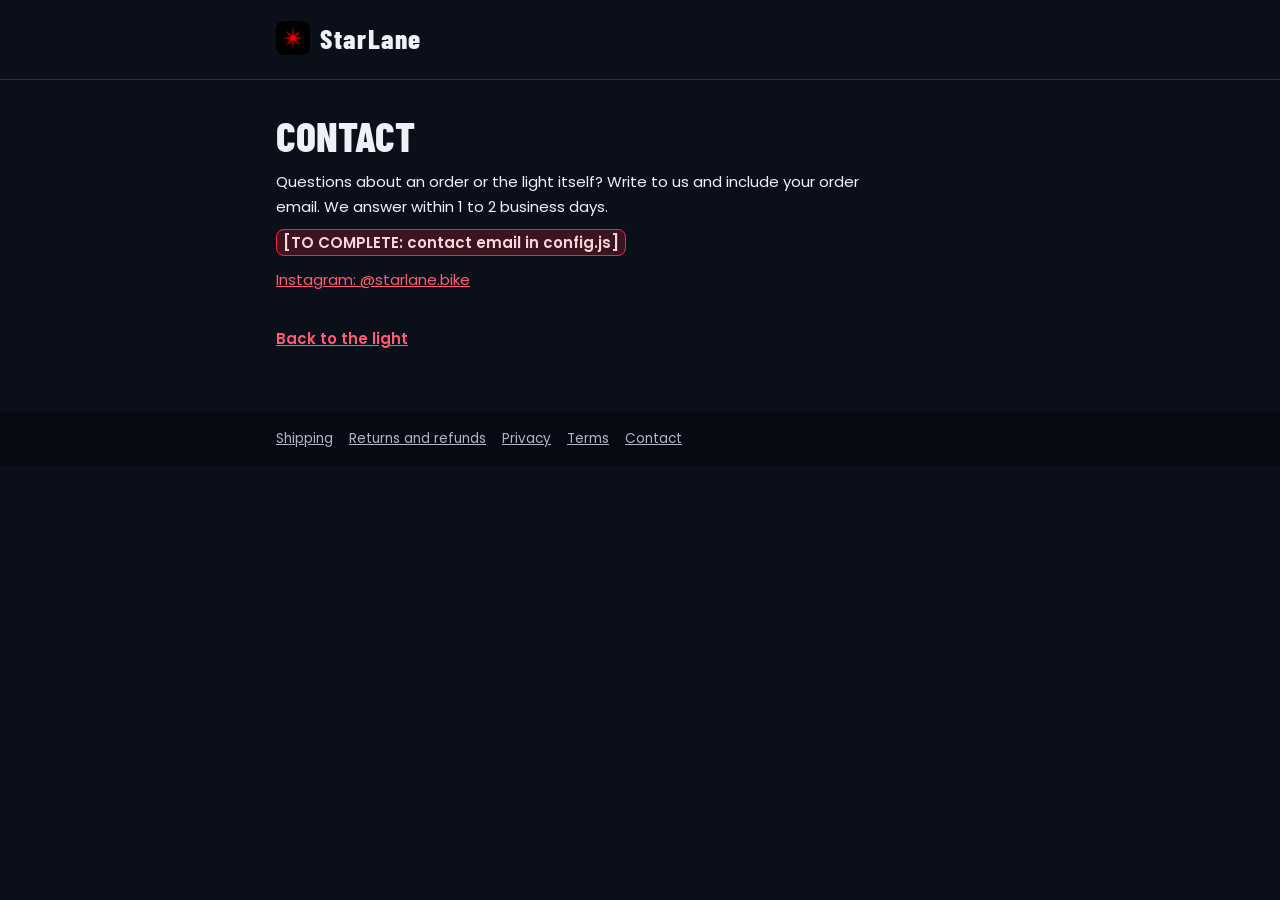
<file: contact.html>
<!doctype html>
<html lang="en">
<head>
<meta charset="utf-8">
<meta name="robots" content="noindex,nofollow">
<meta name="viewport" content="width=device-width,initial-scale=1,viewport-fit=cover">
<!--seo:domaine--><!--/seo:domaine-->
<link rel="icon" href="img/icon-180.png">
<link rel="stylesheet" href="https://fonts.googleapis.com/css2?family=Barlow+Condensed:wght@700;800&family=Poppins:wght@400;600&display=swap">
<link rel="stylesheet" href="pages.css">
<title>Contact | StarLane</title>
<meta name="description" content="Contact StarLane about an order or the laser tail light. We reply within 1 to 2 business days.">
</head>
<body>
<header class="top"><div class="wrap"><a href="index.html"><img src="img/icon-180.png" alt="">StarLane</a></div></header>
<main class="wrap">
<h1>Contact</h1>
<p>Questions about an order or the light itself? Write to us and include your order email. We answer within 1 to 2 business days.</p>
<p id="mail"><span class="todo">[TO COMPLETE: contact email in config.js]</span></p>
<p id="ig"></p>
<a class="back" href="index.html">Back to the light</a>
</main>
<footer class="foot"><div class="wrap"><a href="shipping.html">Shipping</a><a href="refunds.html">Returns and refunds</a><a href="privacy.html">Privacy</a><a href="terms.html">Terms</a><a href="contact.html">Contact</a></div></footer>
<script src="config.js"></script>
<script>(function(){var c=window.SL_CONFIG||{};if(c.contactEmail){document.getElementById('mail').textContent='Email: '+c.contactEmail}if(c.instagram){var a=document.createElement('a');a.href=c.instagram;a.rel='noopener';a.target='_blank';a.textContent='Instagram: @starlane.bike';document.getElementById('ig').appendChild(a)}})();</script>
</body>
</html>
</file>
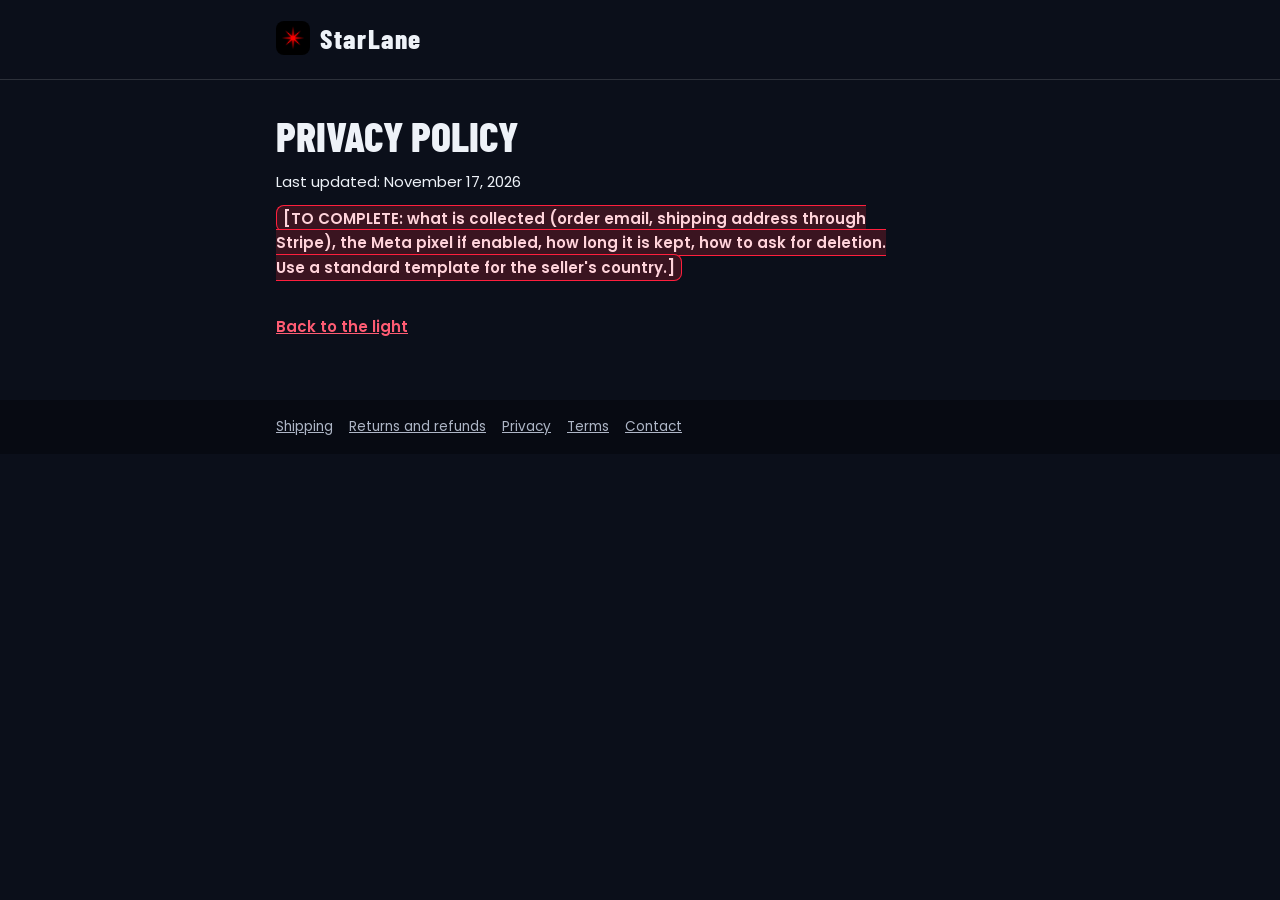
<file: privacy.html>
<!doctype html>
<html lang="en">
<head>
<meta charset="utf-8">
<meta name="robots" content="noindex,nofollow">
<meta name="viewport" content="width=device-width,initial-scale=1,viewport-fit=cover">
<!--seo:domaine--><!--/seo:domaine-->
<link rel="icon" href="img/icon-180.png">
<link rel="stylesheet" href="https://fonts.googleapis.com/css2?family=Barlow+Condensed:wght@700;800&family=Poppins:wght@400;600&display=swap">
<link rel="stylesheet" href="pages.css">
<title>Privacy policy | StarLane</title>
<meta name="description" content="StarLane privacy policy.">
</head>
<body>
<header class="top"><div class="wrap"><a href="index.html"><img src="img/icon-180.png" alt="">StarLane</a></div></header>
<main class="wrap">
<h1>Privacy policy</h1>
<p>Last updated: November 17, 2026</p>
<p><span class="todo">[TO COMPLETE: what is collected (order email, shipping address through Stripe), the Meta pixel if enabled, how long it is kept, how to ask for deletion. Use a standard template for the seller's country.]</span></p>
<a class="back" href="index.html">Back to the light</a>
</main>
<footer class="foot"><div class="wrap"><a href="shipping.html">Shipping</a><a href="refunds.html">Returns and refunds</a><a href="privacy.html">Privacy</a><a href="terms.html">Terms</a><a href="contact.html">Contact</a></div></footer>
<script src="config.js"></script>
</body>
</html>
</file>
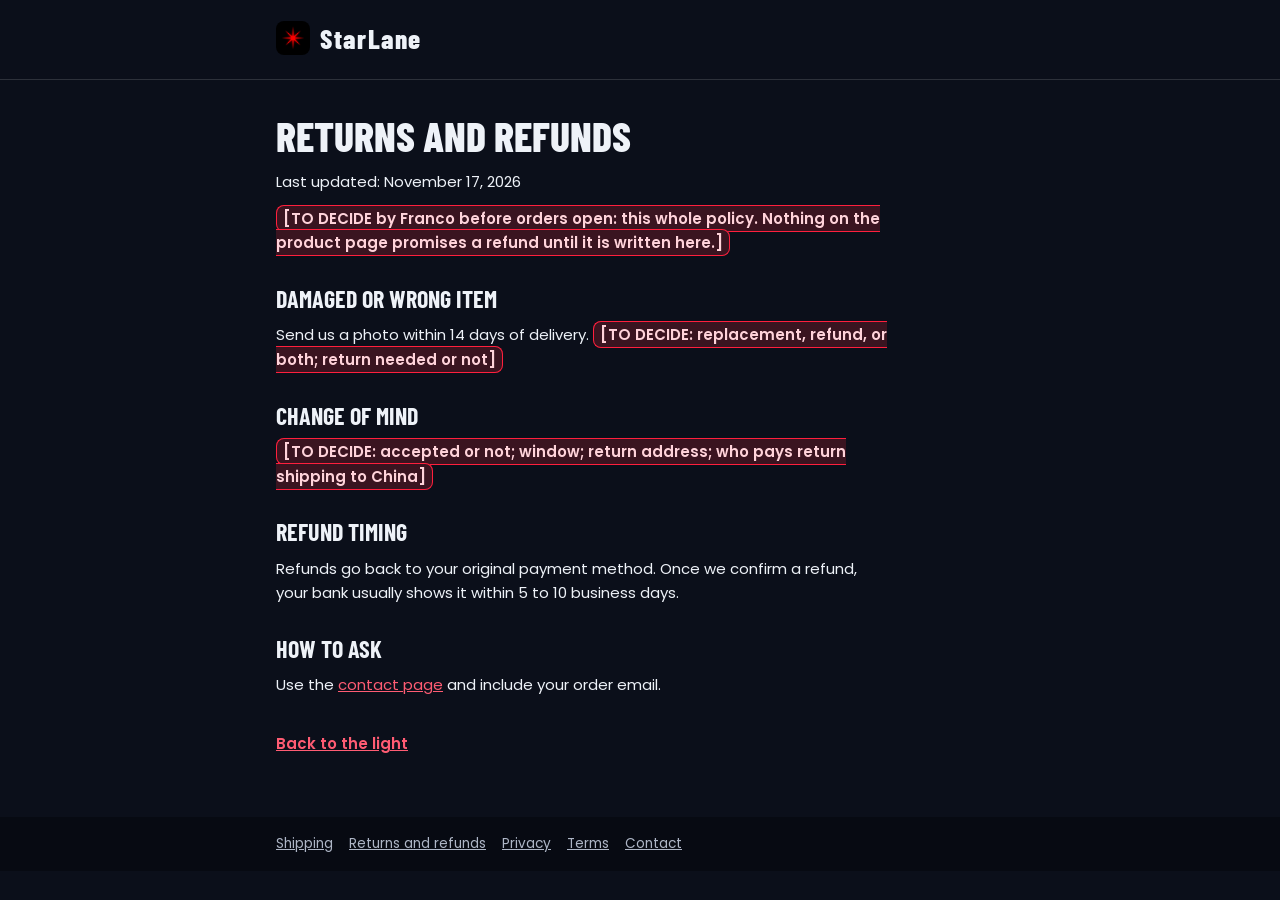
<file: refunds.html>
<!doctype html>
<html lang="en">
<head>
<meta charset="utf-8">
<meta name="robots" content="noindex,nofollow">
<meta name="viewport" content="width=device-width,initial-scale=1,viewport-fit=cover">
<!--seo:domaine--><!--/seo:domaine-->
<link rel="icon" href="img/icon-180.png">
<link rel="stylesheet" href="https://fonts.googleapis.com/css2?family=Barlow+Condensed:wght@700;800&family=Poppins:wght@400;600&display=swap">
<link rel="stylesheet" href="pages.css">
<title>Returns and refunds | StarLane</title>
<meta name="description" content="StarLane returns and refunds policy.">
</head>
<body>
<header class="top"><div class="wrap"><a href="index.html"><img src="img/icon-180.png" alt="">StarLane</a></div></header>
<main class="wrap">
<h1>Returns and refunds</h1>
<p>Last updated: November 17, 2026</p>
<p><span class="todo">[TO DECIDE by Franco before orders open: this whole policy. Nothing on the product page promises a refund until it is written here.]</span></p>
<h2>Damaged or wrong item</h2><p>Send us a photo within 14 days of delivery. <span class="todo">[TO DECIDE: replacement, refund, or both; return needed or not]</span></p>
<h2>Change of mind</h2><p><span class="todo">[TO DECIDE: accepted or not; window; return address; who pays return shipping to China]</span></p>
<h2>Refund timing</h2><p>Refunds go back to your original payment method. Once we confirm a refund, your bank usually shows it within 5 to 10 business days.</p>
<h2>How to ask</h2><p>Use the <a href="contact.html">contact page</a> and include your order email.</p>
<a class="back" href="index.html">Back to the light</a>
</main>
<footer class="foot"><div class="wrap"><a href="shipping.html">Shipping</a><a href="refunds.html">Returns and refunds</a><a href="privacy.html">Privacy</a><a href="terms.html">Terms</a><a href="contact.html">Contact</a></div></footer>
<script src="config.js"></script>
</body>
</html>
</file>
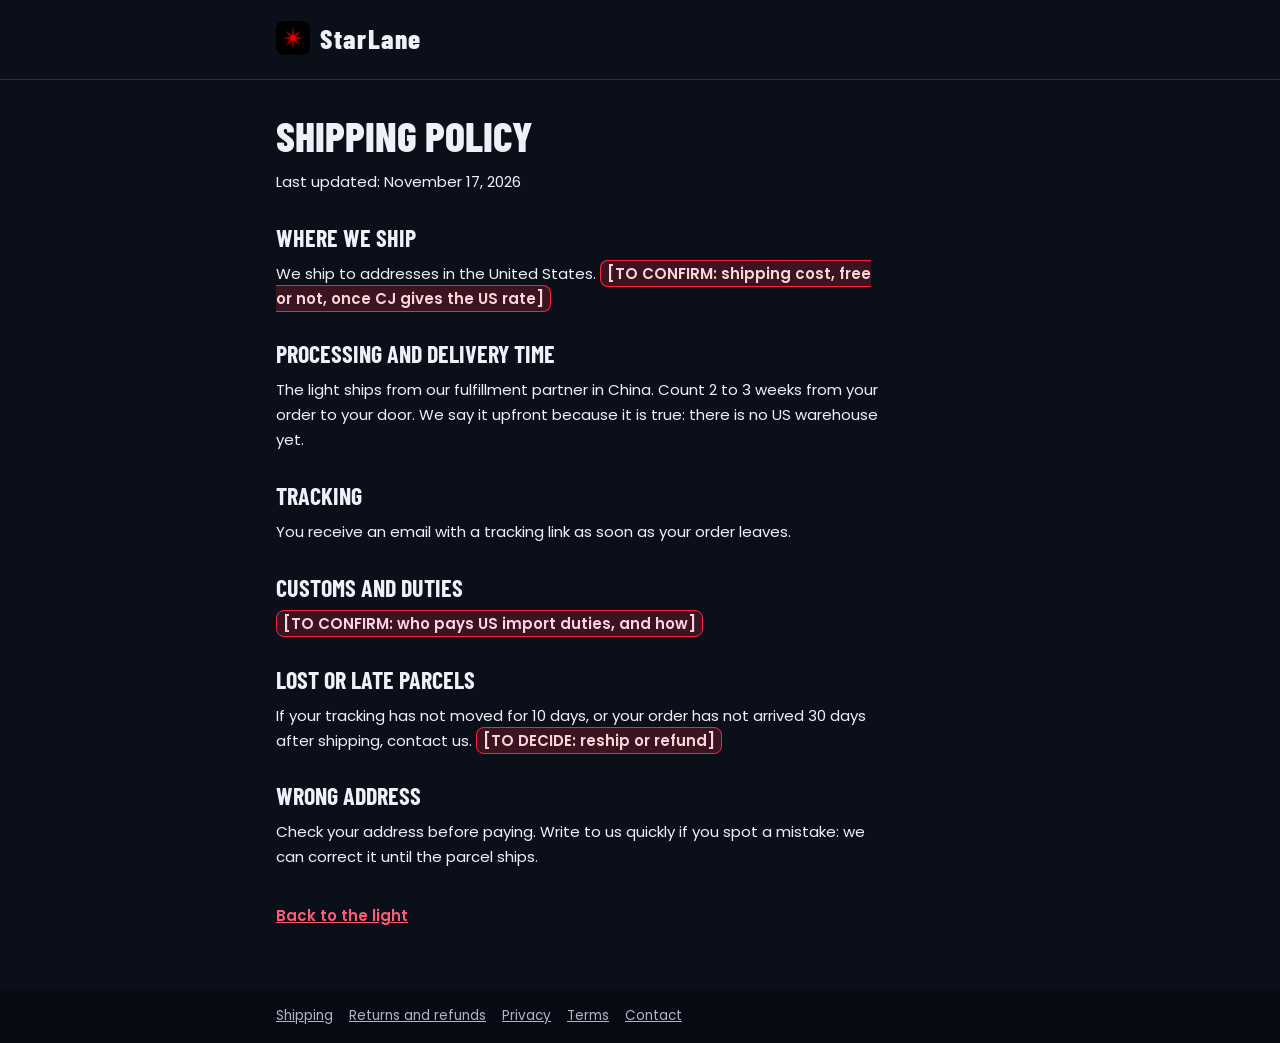
<file: shipping.html>
<!doctype html>
<html lang="en">
<head>
<meta charset="utf-8">
<meta name="robots" content="noindex,nofollow">
<meta name="viewport" content="width=device-width,initial-scale=1,viewport-fit=cover">
<!--seo:domaine--><!--/seo:domaine-->
<link rel="icon" href="img/icon-180.png">
<link rel="stylesheet" href="https://fonts.googleapis.com/css2?family=Barlow+Condensed:wght@700;800&family=Poppins:wght@400;600&display=swap">
<link rel="stylesheet" href="pages.css">
<title>Shipping policy | StarLane</title>
<meta name="description" content="StarLane shipping policy: we ship to the United States from our supplier overseas. Delivery usually takes 2 to 3 weeks, with tracking by email.">
</head>
<body>
<header class="top"><div class="wrap"><a href="index.html"><img src="img/icon-180.png" alt="">StarLane</a></div></header>
<main class="wrap">
<h1>Shipping policy</h1>
<p>Last updated: November 17, 2026</p>
<h2>Where we ship</h2><p>We ship to addresses in the United States. <span class="todo">[TO CONFIRM: shipping cost, free or not, once CJ gives the US rate]</span></p>
<h2>Processing and delivery time</h2><p>The light ships from our fulfillment partner in China. Count 2 to 3 weeks from your order to your door. We say it upfront because it is true: there is no US warehouse yet.</p>
<h2>Tracking</h2><p>You receive an email with a tracking link as soon as your order leaves.</p>
<h2>Customs and duties</h2><p><span class="todo">[TO CONFIRM: who pays US import duties, and how]</span></p>
<h2>Lost or late parcels</h2><p>If your tracking has not moved for 10 days, or your order has not arrived 30 days after shipping, contact us. <span class="todo">[TO DECIDE: reship or refund]</span></p>
<h2>Wrong address</h2><p>Check your address before paying. Write to us quickly if you spot a mistake: we can correct it until the parcel ships.</p>
<a class="back" href="index.html">Back to the light</a>
</main>
<footer class="foot"><div class="wrap"><a href="shipping.html">Shipping</a><a href="refunds.html">Returns and refunds</a><a href="privacy.html">Privacy</a><a href="terms.html">Terms</a><a href="contact.html">Contact</a></div></footer>
<script src="config.js"></script>
</body>
</html>
</file>
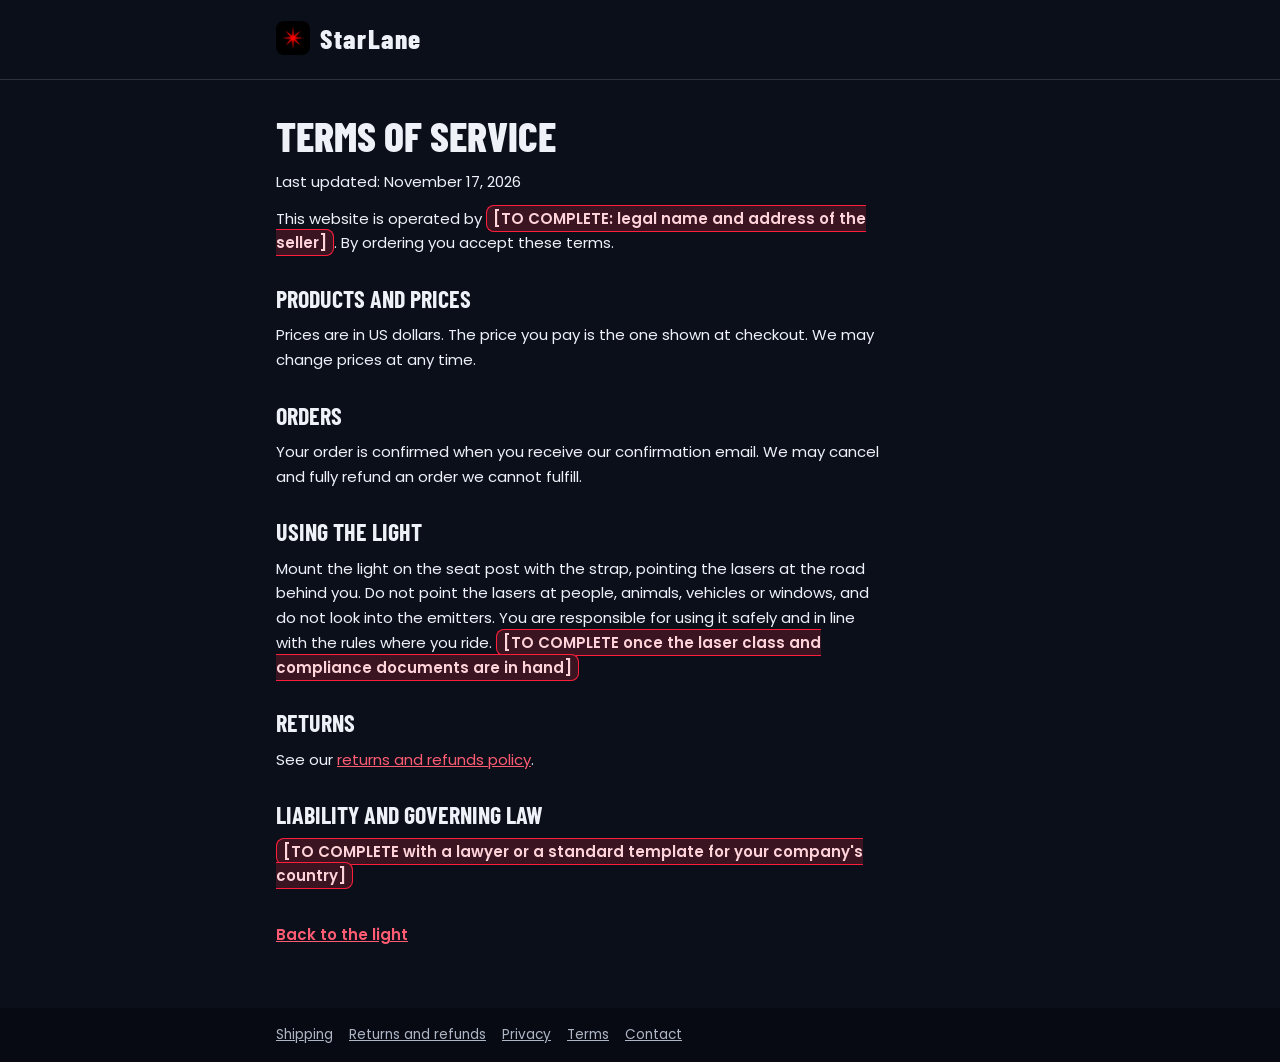
<file: terms.html>
<!doctype html>
<html lang="en">
<head>
<meta charset="utf-8">
<meta name="robots" content="noindex,nofollow">
<meta name="viewport" content="width=device-width,initial-scale=1,viewport-fit=cover">
<!--seo:domaine--><!--/seo:domaine-->
<link rel="icon" href="img/icon-180.png">
<link rel="stylesheet" href="https://fonts.googleapis.com/css2?family=Barlow+Condensed:wght@700;800&family=Poppins:wght@400;600&display=swap">
<link rel="stylesheet" href="pages.css">
<title>Terms of service | StarLane</title>
<meta name="description" content="Terms of service for orders placed on the StarLane store.">
</head>
<body>
<header class="top"><div class="wrap"><a href="index.html"><img src="img/icon-180.png" alt="">StarLane</a></div></header>
<main class="wrap">
<h1>Terms of service</h1>
<p>Last updated: November 17, 2026</p>
<p>This website is operated by <span class="todo">[TO COMPLETE: legal name and address of the seller]</span>. By ordering you accept these terms.</p>
<h2>Products and prices</h2><p>Prices are in US dollars. The price you pay is the one shown at checkout. We may change prices at any time.</p>
<h2>Orders</h2><p>Your order is confirmed when you receive our confirmation email. We may cancel and fully refund an order we cannot fulfill.</p>
<h2>Using the light</h2><p>Mount the light on the seat post with the strap, pointing the lasers at the road behind you. Do not point the lasers at people, animals, vehicles or windows, and do not look into the emitters. You are responsible for using it safely and in line with the rules where you ride. <span class="todo">[TO COMPLETE once the laser class and compliance documents are in hand]</span></p>
<h2>Returns</h2><p>See our <a href="refunds.html">returns and refunds policy</a>.</p>
<h2>Liability and governing law</h2><p><span class="todo">[TO COMPLETE with a lawyer or a standard template for your company's country]</span></p>
<a class="back" href="index.html">Back to the light</a>
</main>
<footer class="foot"><div class="wrap"><a href="shipping.html">Shipping</a><a href="refunds.html">Returns and refunds</a><a href="privacy.html">Privacy</a><a href="terms.html">Terms</a><a href="contact.html">Contact</a></div></footer>
<script src="config.js"></script>
</body>
</html>
</file>
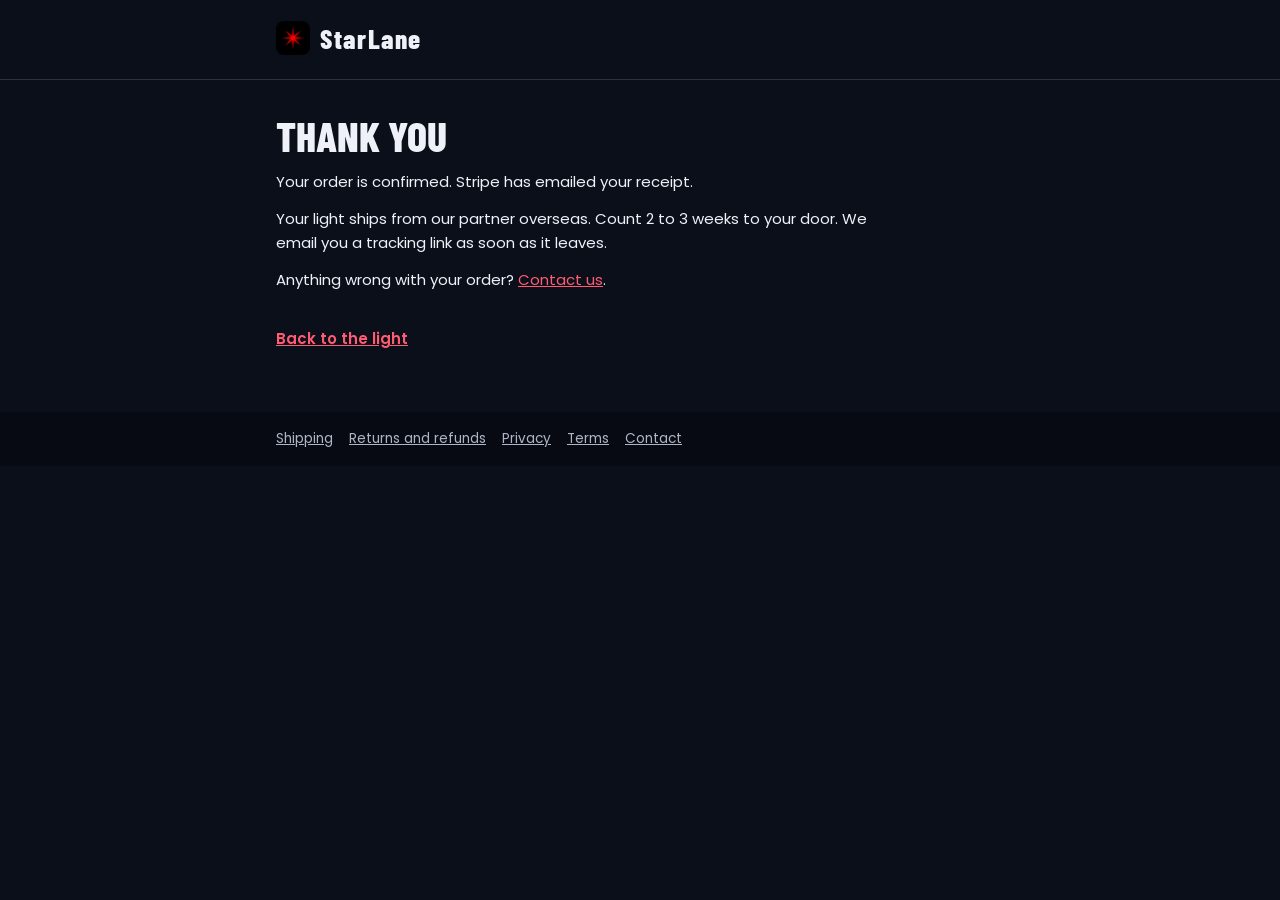
<file: thanks.html>
<!doctype html>
<html lang="en">
<head>
<meta charset="utf-8">
<meta name="viewport" content="width=device-width,initial-scale=1,viewport-fit=cover">
<!--seo:domaine--><!--/seo:domaine-->
<link rel="icon" href="img/icon-180.png">
<link rel="stylesheet" href="https://fonts.googleapis.com/css2?family=Barlow+Condensed:wght@700;800&family=Poppins:wght@400;600&display=swap">
<link rel="stylesheet" href="pages.css">
<title>Thank you | StarLane</title>
<meta name="robots" content="noindex,nofollow">
</head>
<body>
<header class="top"><div class="wrap"><a href="index.html"><img src="img/icon-180.png" alt="">StarLane</a></div></header>
<main class="wrap">
<h1>Thank you</h1>
<p>Your order is confirmed. Stripe has emailed your receipt.</p>
<p>Your light ships from our partner overseas. Count 2 to 3 weeks to your door. We email you a tracking link as soon as it leaves.</p>
<p>Anything wrong with your order? <a href="contact.html">Contact us</a>.</p>
<a class="back" href="index.html">Back to the light</a>
</main>
<footer class="foot"><div class="wrap"><a href="shipping.html">Shipping</a><a href="refunds.html">Returns and refunds</a><a href="privacy.html">Privacy</a><a href="terms.html">Terms</a><a href="contact.html">Contact</a></div></footer>
<script src="config.js"></script>
<script>(function(){var id=(window.SL_CONFIG||{}).pixelId;if(!id)return;var q=new URLSearchParams(location.search),v=parseFloat(q.get('v'))||0;
!function(f,b,e,v,n,t,s){if(f.fbq)return;n=f.fbq=function(){n.callMethod?n.callMethod.apply(n,arguments):n.queue.push(arguments)};if(!f._fbq)f._fbq=n;n.push=n;n.loaded=!0;n.version='2.0';n.queue=[];t=b.createElement(e);t.async=!0;t.src=v;s=b.getElementsByTagName(e)[0];s.parentNode.insertBefore(t,s)}(window,document,'script','https://connect.facebook.net/en_US/fbevents.js');
fbq('init',id);fbq('track','PageView');if(v)fbq('track','Purchase',{value:v,currency:'USD'});})();</script>
</body>
</html>
</file>
<file: pages.css>
:root{--ink:#eef2f8;--bg:#0b0f1a;--paper:#121829;--laser:#ff1f3d;--laser-deep:#ff5c73;--line:rgba(255,255,255,.14);--muted:#9fa8bb;--foot:#070a12}
*{box-sizing:border-box}body{margin:0;background:var(--bg);color:var(--ink);font-family:Poppins,system-ui,-apple-system,"Segoe UI",sans-serif;font-size:15px;line-height:1.65}
a{color:var(--laser-deep)}h1,h2{font-family:"Barlow Condensed","Arial Narrow",Impact,sans-serif;text-transform:uppercase;line-height:1.05;margin:0}
h1{font-size:2.6rem;font-weight:800}h2{font-size:1.5rem;font-weight:700;margin-top:30px}
.top{border-bottom:1px solid var(--line)}.top a{display:inline-flex;align-items:center;gap:10px;font-family:"Barlow Condensed","Arial Narrow",sans-serif;font-weight:800;font-size:1.7rem;letter-spacing:.06em;text-decoration:none;color:var(--ink)}
.top img{width:34px;height:34px;border-radius:8px}
.wrap{max-width:760px;margin:0 auto;padding:16px max(16px,env(safe-area-inset-right,0px)) 16px max(16px,env(safe-area-inset-left,0px))}
main.wrap{padding-block:34px 60px}p,li{max-width:68ch}p{margin:12px 0 0}ul{padding-left:20px}
.back{display:inline-block;margin-top:34px;font-weight:600}.todo{background:#3a1420;border:1px solid var(--laser);border-radius:8px;padding:2px 6px;font-weight:600;color:#ffd3da}
.foot{background:var(--foot);color:#aeb6c6;font-size:.85rem}.foot a{color:#aeb6c6;margin-right:16px}
.btn{display:inline-block;background:var(--laser);color:#fff;font-weight:700;padding:13px 22px;border-radius:10px;text-decoration:none;margin-top:22px}
</file>
